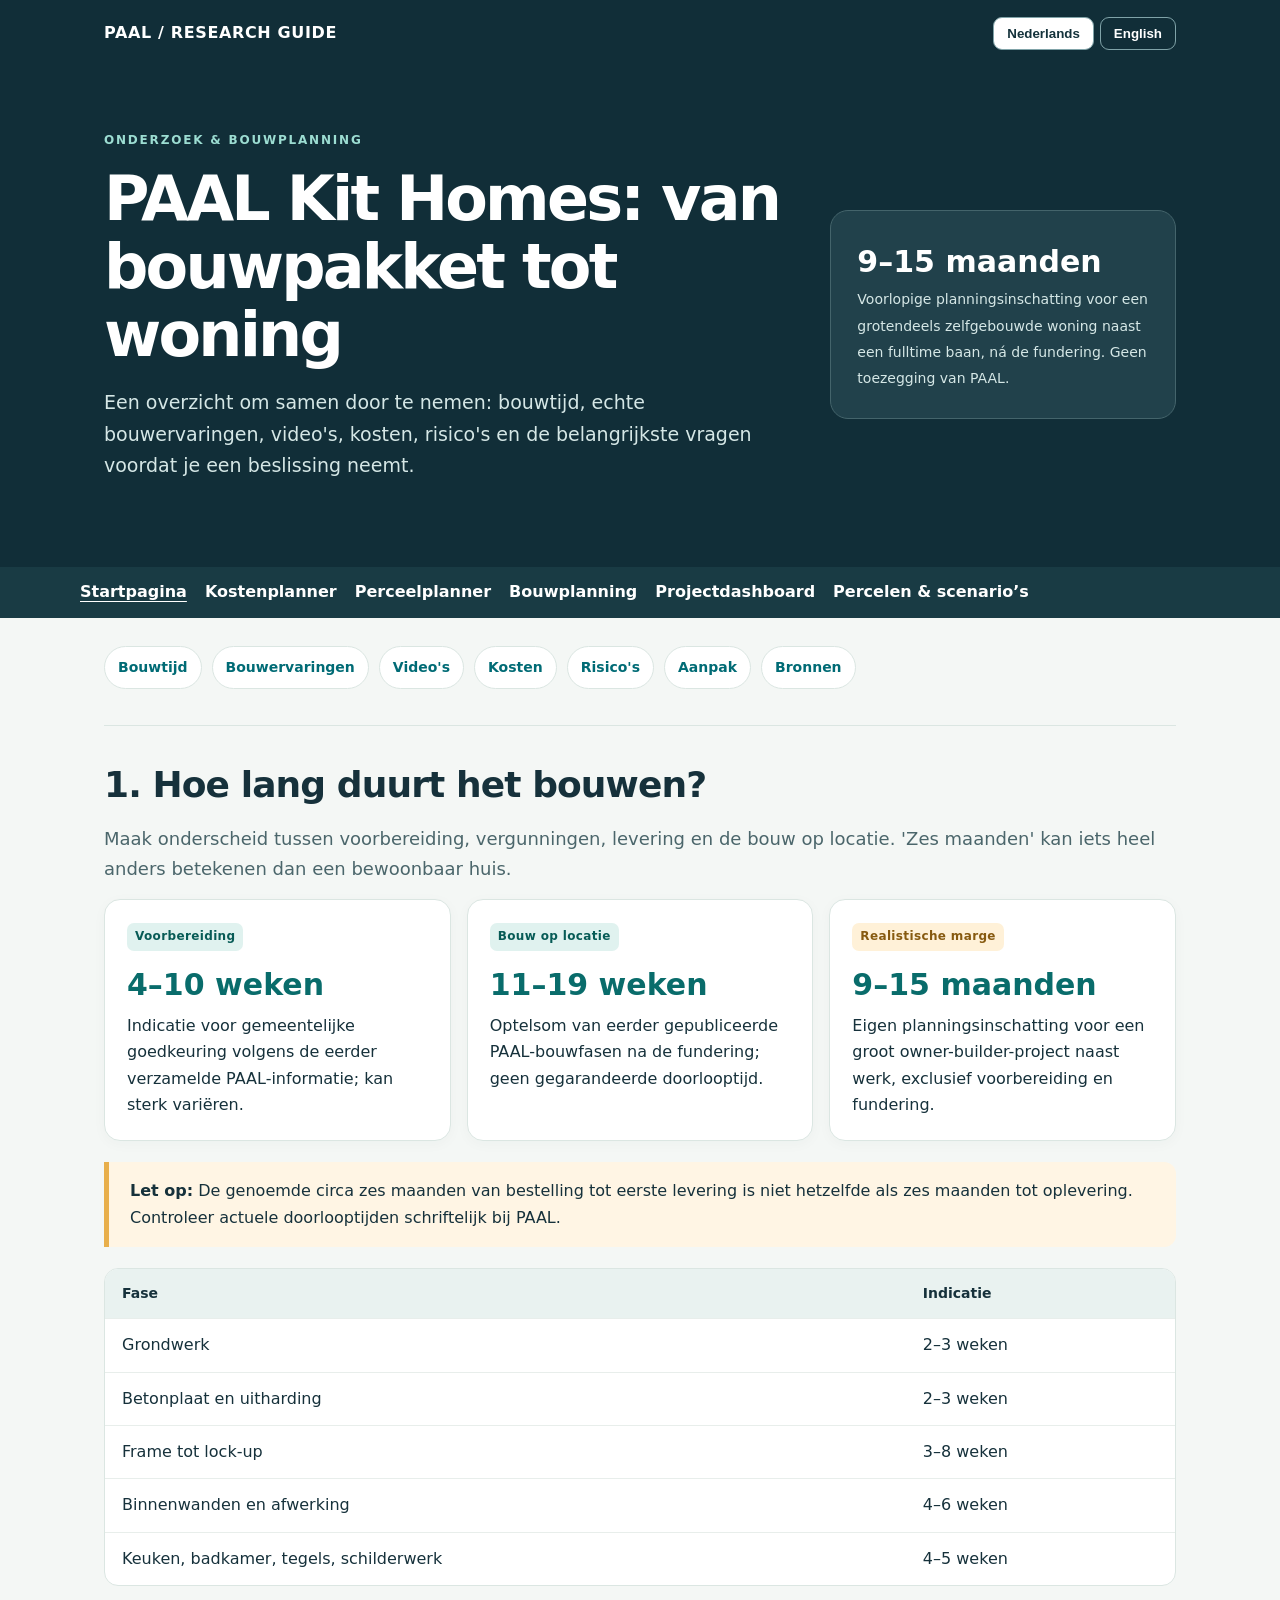
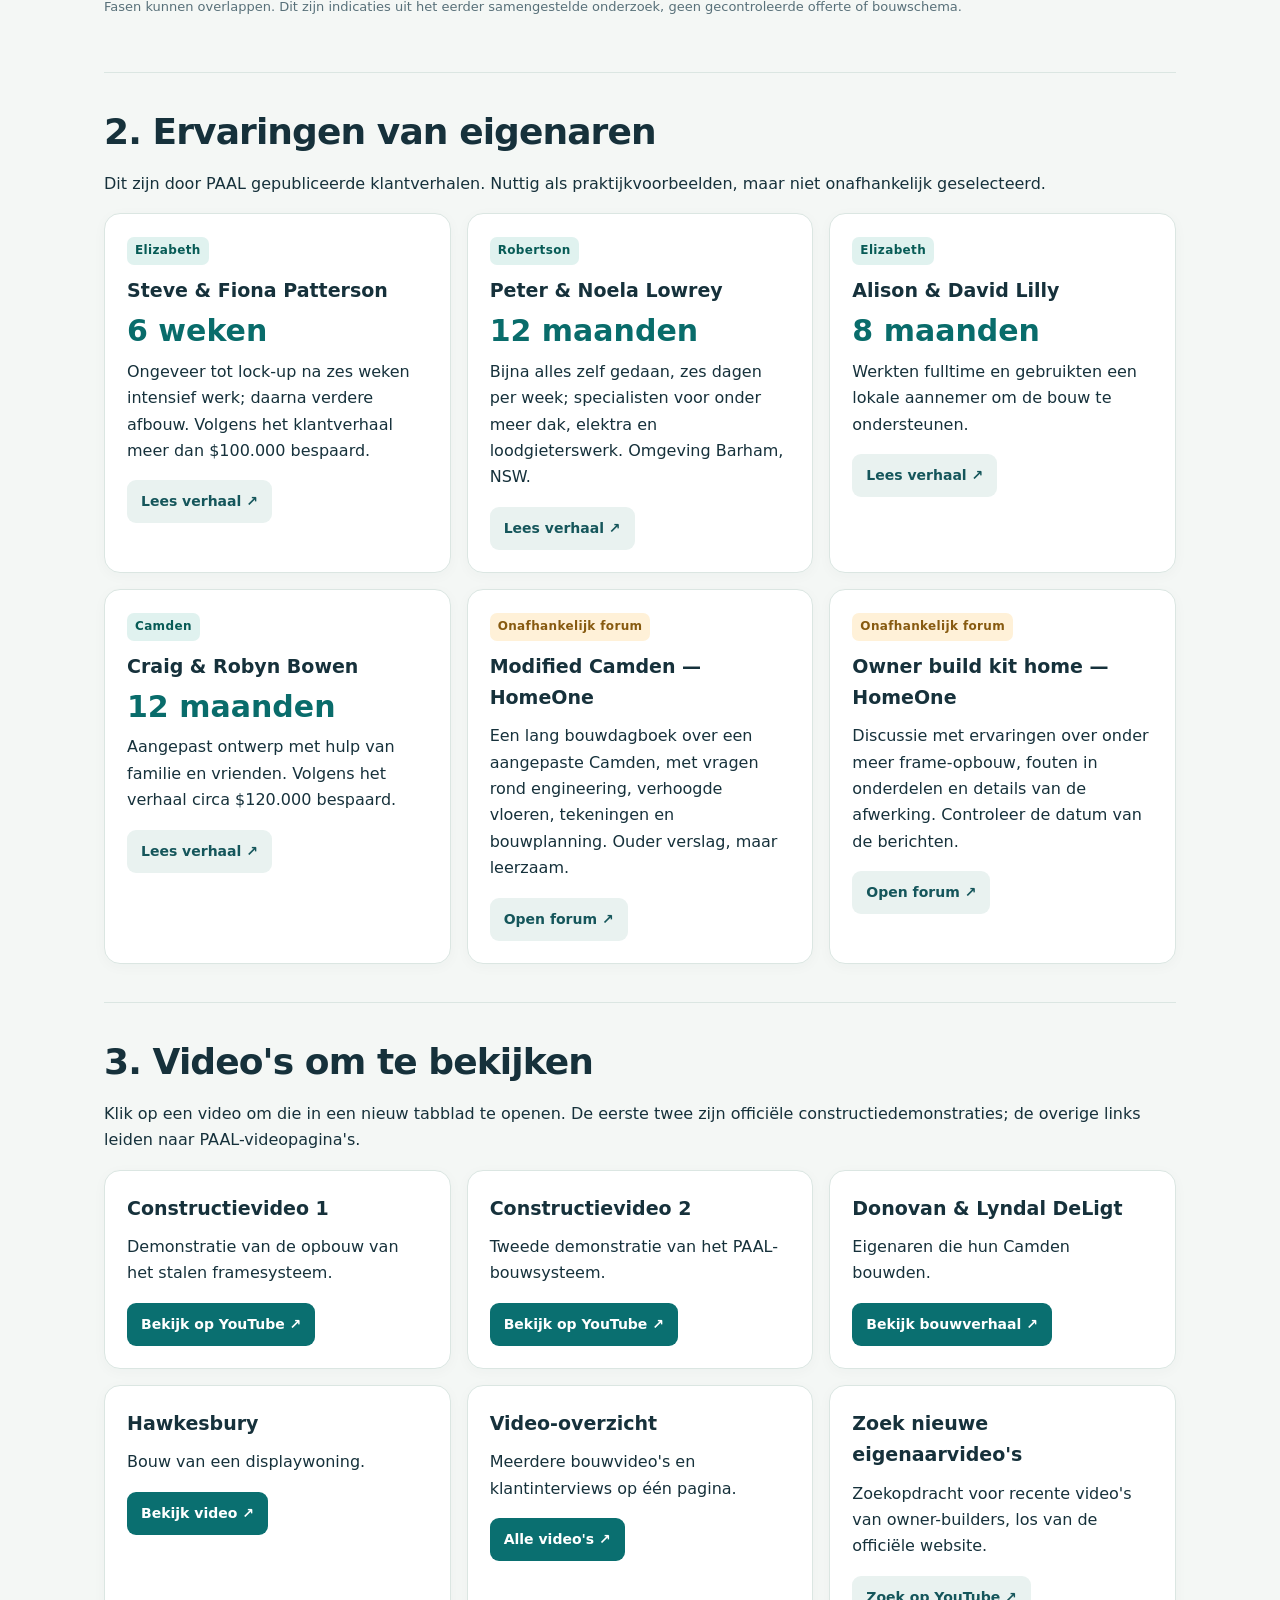
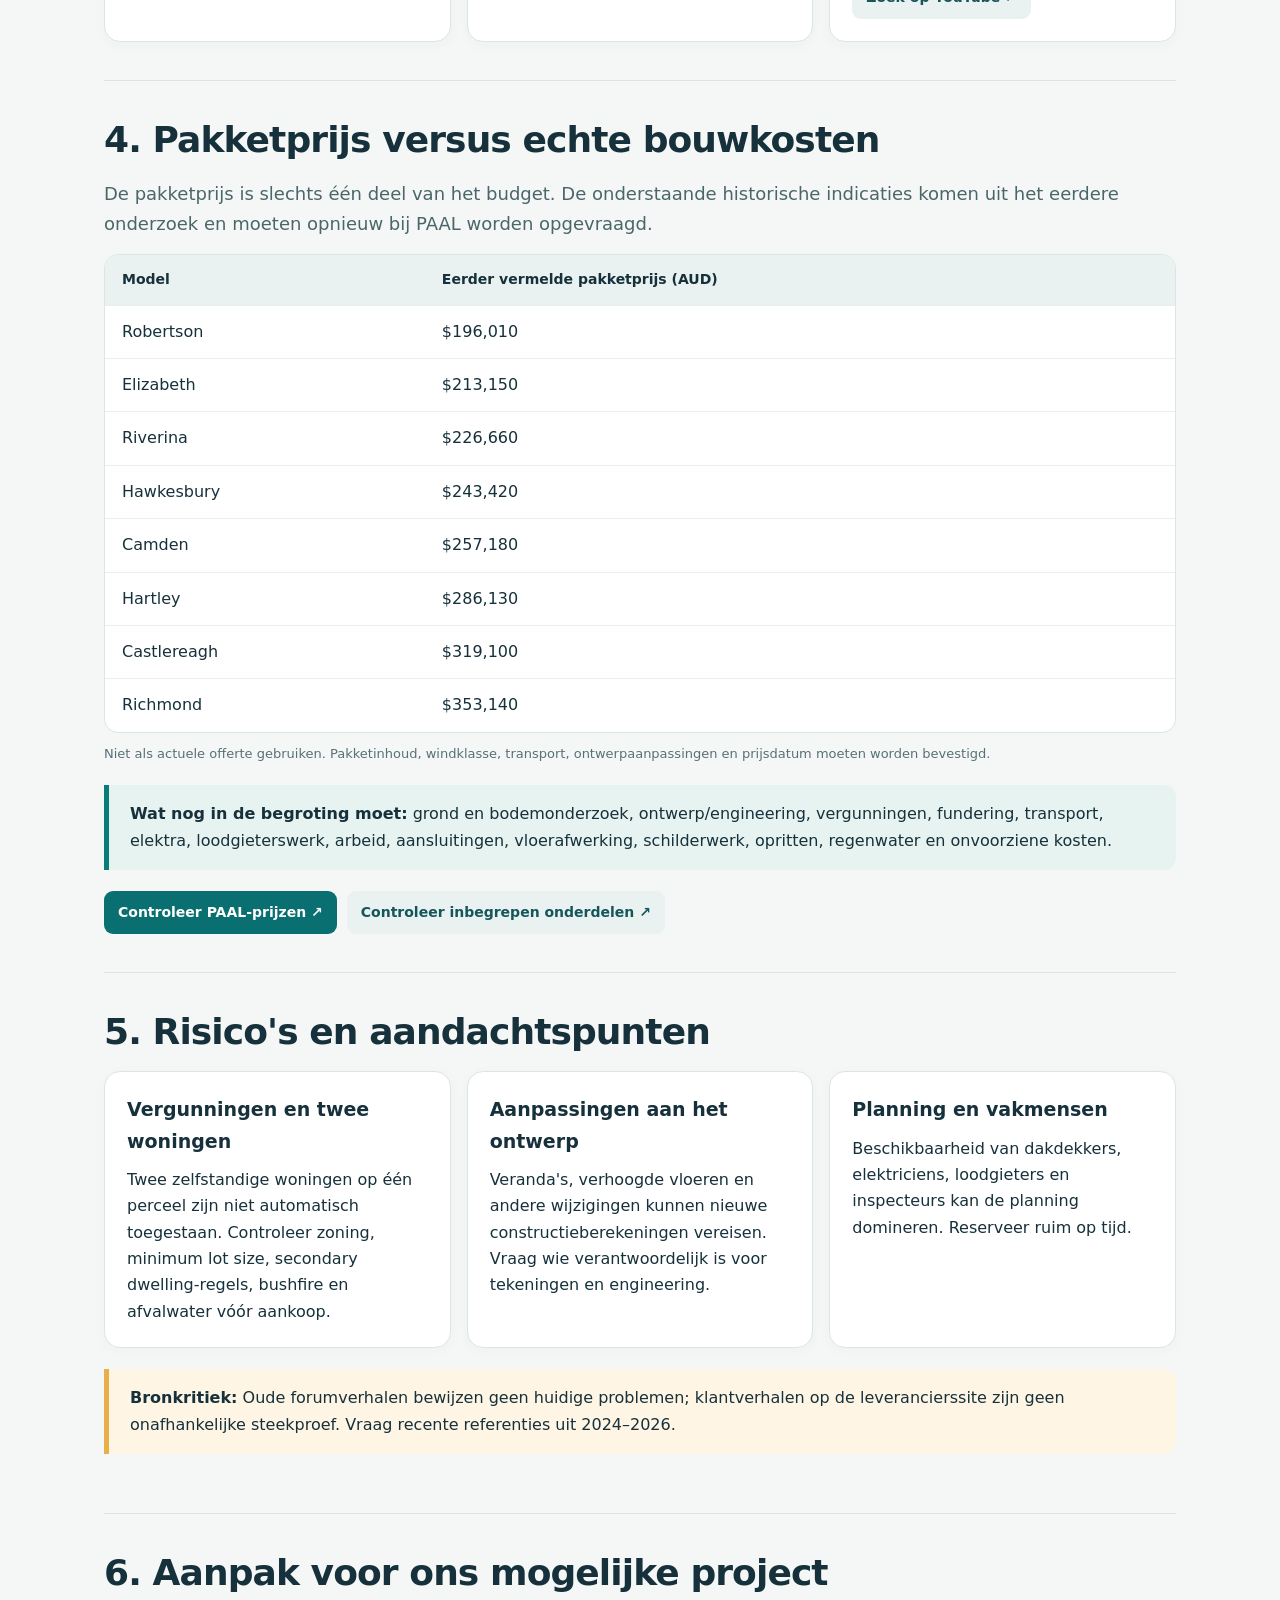
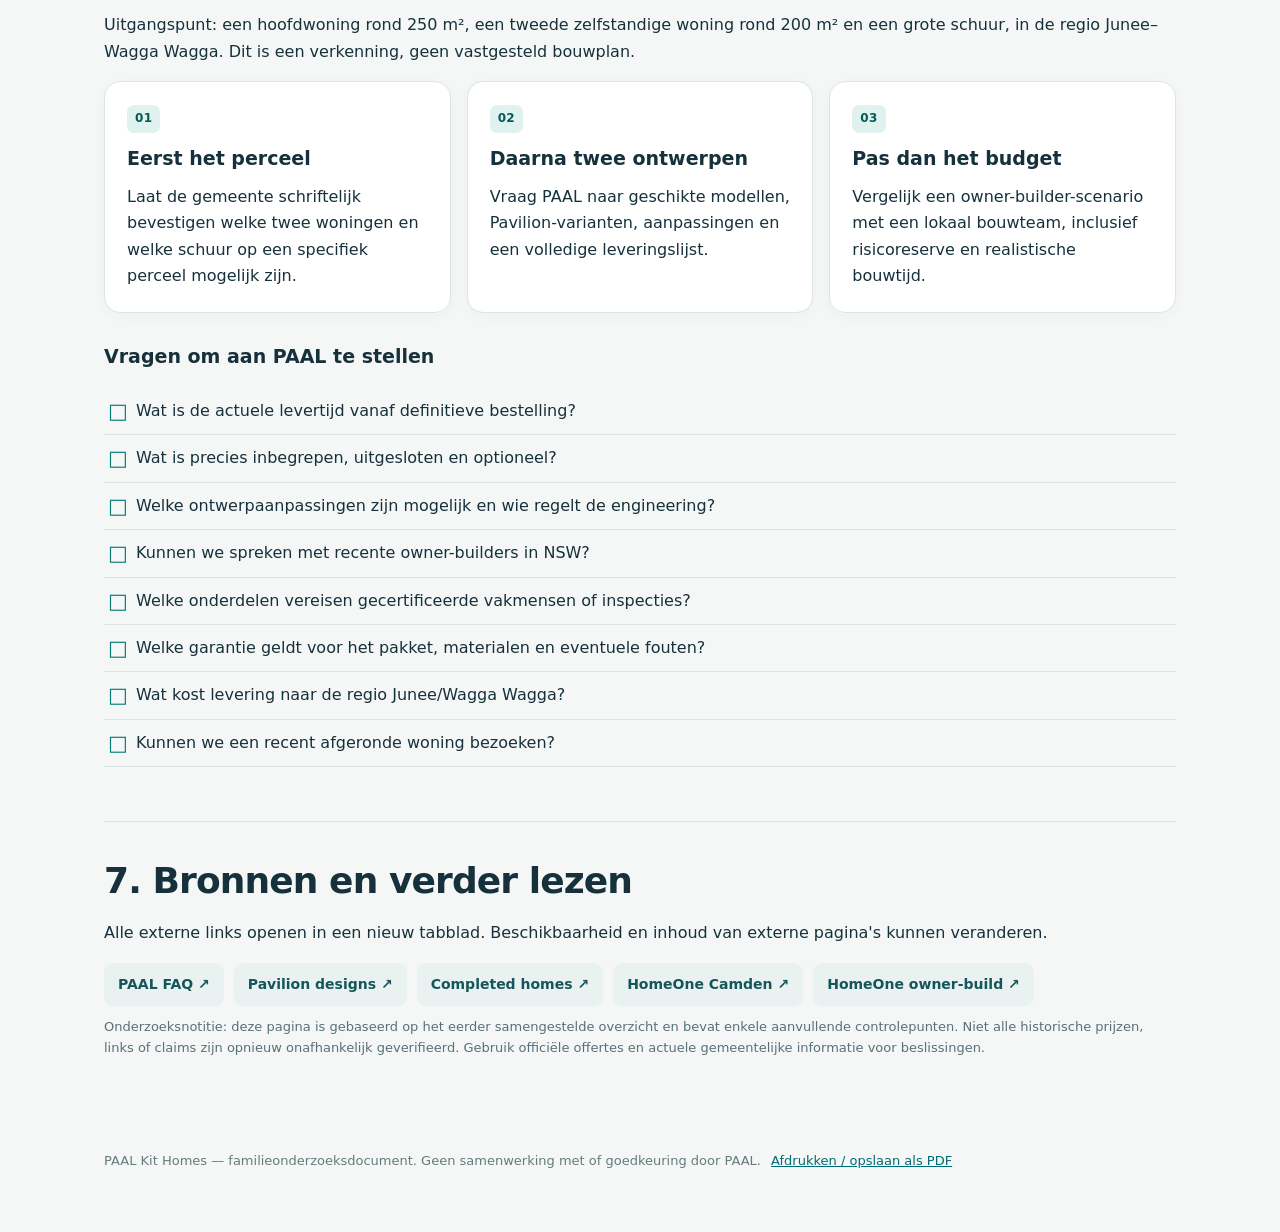
<file: index.html>
<!doctype html>
<html lang="nl"><head><meta charset="utf-8"><meta name="viewport" content="width=device-width,initial-scale=1"><meta name="theme-color" content="#132d36"><title>PAAL Kit Homes | Research Guide</title>
<style>
:root{--ink:#16313b;--muted:#587079;--bg:#f4f7f5;--card:#fff;--accent:#087c78;--line:#dbe6e2;--gold:#e8af4b}*{box-sizing:border-box}html{scroll-behavior:smooth}body{margin:0;font:16px/1.65 system-ui,-apple-system,BlinkMacSystemFont,"Segoe UI",sans-serif;color:var(--ink);background:var(--bg)}a{color:#006b75;text-underline-offset:3px}a:hover{color:#06474c}.top{background:#112e38;color:#fff}.nav{max-width:1120px;margin:auto;padding:17px 24px;display:flex;justify-content:space-between;gap:16px;align-items:center}.brand{font-weight:800;letter-spacing:.04em}.language{display:flex;gap:6px}.language button{border:1px solid #80a3a8;color:white;background:transparent;padding:8px 13px;border-radius:9px;cursor:pointer;font-weight:700}.language button[aria-pressed=true]{background:#fff;color:#14323b}.hero{max-width:1120px;margin:auto;padding:64px 24px 70px;display:grid;grid-template-columns:1.5fr .75fr;gap:35px;align-items:center}.eyebrow{text-transform:uppercase;letter-spacing:.15em;font-size:12px;color:#9cddd2;font-weight:800}.hero h1{font-size:clamp(36px,5vw,62px);line-height:1.1;letter-spacing:-.045em;margin:14px 0 18px}.hero p{font-size:19px;color:#d5e7e6;max-width:650px}.hero-note{border:1px solid #44646b;background:#21414b;border-radius:18px;padding:26px}.hero-note strong{display:block;color:#fff;font-size:30px}.hero-note span{color:#d5e7e6;font-size:14px}.container{max-width:1120px;margin:auto;padding:0 24px}.jump{display:flex;flex-wrap:wrap;gap:10px;margin:28px 0 36px}.jump a{border:1px solid var(--line);background:#fff;padding:9px 13px;border-radius:100px;text-decoration:none;font-size:14px;font-weight:650}.section{padding:25px 0 38px;border-top:1px solid var(--line)}h2{font-size:clamp(26px,3vw,36px);line-height:1.2;letter-spacing:-.025em;margin:12px 0 18px}h3{font-size:19px;margin:0 0 8px}p{margin:10px 0 16px}.lead{font-size:18px;color:#4b666b}.grid{display:grid;grid-template-columns:repeat(3,1fr);gap:16px}.card{background:var(--card);border:1px solid var(--line);border-radius:16px;padding:22px;box-shadow:0 3px 14px #0a343008}.card p:last-child{margin-bottom:0}.tag{display:inline-block;font-size:12px;font-weight:750;letter-spacing:.03em;border-radius:7px;padding:4px 8px;background:#e0f2ef;color:#075b56;margin-bottom:10px}.tag.caution{background:#fff1d8;color:#875a10}.stat{font-size:30px;font-weight:800;line-height:1.15;color:#096c6b;margin:7px 0}.table-wrap{overflow-x:auto;background:white;border:1px solid var(--line);border-radius:14px}table{width:100%;border-collapse:collapse;min-width:580px}th,td{text-align:left;padding:13px 17px;border-bottom:1px solid #e8eeeb;vertical-align:top}th{background:#e9f2f0;font-size:14px}tr:last-child td{border-bottom:0}.callout{border-left:5px solid var(--accent);background:#e7f3f0;border-radius:0 12px 12px 0;padding:16px 21px;margin:21px 0}.callout.warn{border-color:var(--gold);background:#fff5e4}.links{display:flex;gap:10px;flex-wrap:wrap;margin-top:15px}.btn{display:inline-block;text-decoration:none;background:#0a6f70;color:white;border-radius:9px;padding:10px 14px;font-weight:700;font-size:14px}.btn:hover{color:#fff;background:#075455}.btn.secondary{background:#e9f2f0;color:#15565b}.checklist{list-style:none;padding:0}.checklist li{padding:10px 0 10px 32px;border-bottom:1px solid var(--line);position:relative}.checklist li:before{content:"□";position:absolute;left:4px;color:#087c78;font-size:21px;top:6px}.footer{padding:36px 0 60px;color:#657b7c;font-size:13px}.small{font-size:13px;color:var(--muted)}.lang{display:none}.lang.active{display:contents}@media(max-width:760px){.hero{grid-template-columns:1fr;padding:40px 24px}.grid{grid-template-columns:1fr}.nav{padding:13px 18px}.hero-note{max-width:450px}}@media print{.top{background:#fff;color:#000}.hero p,.hero-note span{color:#333}.jump,.language{display:none}.section{break-inside:avoid}.card{box-shadow:none}.btn{color:#000;background:#fff;border:1px solid #aaa}}
#paal-main-navigation{display:flex;flex-wrap:wrap;gap:8px 18px;padding:12px max(24px,calc((100vw - 1120px)/2));background:#193b44}#paal-main-navigation a{color:white;font-weight:600;text-decoration:none}#paal-main-navigation a:hover,#paal-main-navigation a[aria-current="page"]{text-decoration:underline;text-underline-offset:4px}@media print{#paal-main-navigation{display:none}}
</style></head><body>
<div class="top"><div class="nav"><div class="brand">PAAL / RESEARCH GUIDE</div><div class="language" role="group" aria-label="Language"><button id="nl" type="button" aria-pressed="true">Nederlands</button><button id="en" type="button" aria-pressed="false">English</button></div></div><div class="hero"><div><div class="eyebrow"><span data-nl="Onderzoek & bouwplanning" data-en="Research & build planning"></span></div><h1 data-nl="PAAL Kit Homes: van bouwpakket tot woning" data-en="PAAL Kit Homes: from kit to completed home"></h1><p data-nl="Een overzicht om samen door te nemen: bouwtijd, echte bouwervaringen, video's, kosten, risico's en de belangrijkste vragen voordat je een beslissing neemt." data-en="A guide to review together: construction timelines, real owner experiences, videos, costs, risks and the key questions to ask before making a decision."></p></div><aside class="hero-note"><strong data-nl="9–15 maanden" data-en="9–15 months"></strong><span data-nl="Voorlopige planningsinschatting voor een grotendeels zelfgebouwde woning naast een fulltime baan, ná de fundering. Geen toezegging van PAAL." data-en="Indicative planning estimate for a mostly owner-built home alongside full-time work, AFTER foundations. Not a PAAL commitment."></span></aside></div></div>
<main class="container">
<nav class="jump" aria-label="Contents"><a href="#timeline" data-nl="Bouwtijd" data-en="Timeline"></a><a href="#owners" data-nl="Bouwervaringen" data-en="Owner stories"></a><a href="#videos" data-nl="Video's" data-en="Videos"></a><a href="#costs" data-nl="Kosten" data-en="Costs"></a><a href="#risks" data-nl="Risico's" data-en="Risks"></a><a href="#plan" data-nl="Aanpak" data-en="Approach"></a><a href="#sources" data-nl="Bronnen" data-en="Sources"></a> </nav>
<section class="section" id="timeline"><h2 data-nl="1. Hoe lang duurt het bouwen?" data-en="1. How long does construction take?"></h2><p class="lead" data-nl="Maak onderscheid tussen voorbereiding, vergunningen, levering en de bouw op locatie. 'Zes maanden' kan iets heel anders betekenen dan een bewoonbaar huis." data-en="Separate design, approvals, delivery and on-site construction. 'Six months' may mean something very different from a move-in-ready home."></p><div class="grid"><article class="card"><span class="tag" data-nl="Voorbereiding" data-en="Preparation"></span><div class="stat">4–10 <span data-nl="weken" data-en="weeks"></span></div><p data-nl="Indicatie voor gemeentelijke goedkeuring volgens de eerder verzamelde PAAL-informatie; kan sterk variëren." data-en="Indicative council approval window from previously gathered PAAL information; can vary substantially."></p></article><article class="card"><span class="tag" data-nl="Bouw op locatie" data-en="On-site build"></span><div class="stat">11–19 <span data-nl="weken" data-en="weeks"></span></div><p data-nl="Optelsom van eerder gepubliceerde PAAL-bouwfasen na de fundering; geen gegarandeerde doorlooptijd." data-en="Sum of previously published PAAL build phases after foundations; not a guaranteed completion period."></p></article><article class="card"><span class="tag caution" data-nl="Realistische marge" data-en="Realistic allowance"></span><div class="stat">9–15 <span data-nl="maanden" data-en="months"></span></div><p data-nl="Eigen planningsinschatting voor een groot owner-builder-project naast werk, exclusief voorbereiding en fundering." data-en="Independent planning allowance for a large owner-builder project alongside employment, excluding approvals and foundations."></p></article></div><div class="callout warn"><strong data-nl="Let op:" data-en="Important:"></strong> <span data-nl="De genoemde circa zes maanden van bestelling tot eerste levering is niet hetzelfde als zes maanden tot oplevering. Controleer actuele doorlooptijden schriftelijk bij PAAL." data-en="The previously cited roughly six months from order to initial kit delivery is NOT six months to completion. Confirm current lead times with PAAL in writing."></span></div><div class="table-wrap"><table><thead><tr><th data-nl="Fase" data-en="Stage"></th><th data-nl="Indicatie" data-en="Indicative duration"></th></tr></thead><tbody><tr><td data-nl="Grondwerk" data-en="Site preparation"></td><td>2–3 <span data-nl="weken" data-en="weeks"></span></td></tr><tr><td data-nl="Betonplaat en uitharding" data-en="Slab and curing"></td><td>2–3 <span data-nl="weken" data-en="weeks"></span></td></tr><tr><td data-nl="Frame tot lock-up" data-en="Frame to lock-up"></td><td>3–8 <span data-nl="weken" data-en="weeks"></span></td></tr><tr><td data-nl="Binnenwanden en afwerking" data-en="Internal linings and fit-out"></td><td>4–6 <span data-nl="weken" data-en="weeks"></span></td></tr><tr><td data-nl="Keuken, badkamer, tegels, schilderwerk" data-en="Kitchen, bathroom, tiling and painting"></td><td>4–5 <span data-nl="weken" data-en="weeks"></span></td></tr></tbody></table></div><p class="small" data-nl="Fasen kunnen overlappen. Dit zijn indicaties uit het eerder samengestelde onderzoek, geen gecontroleerde offerte of bouwschema." data-en="Stages may overlap. These are indicative figures from the earlier research summary, not a verified quote or construction schedule."></p></section>
<section class="section" id="owners"><h2 data-nl="2. Ervaringen van eigenaren" data-en="2. Owner-builder experiences"></h2><p data-nl="Dit zijn door PAAL gepubliceerde klantverhalen. Nuttig als praktijkvoorbeelden, maar niet onafhankelijk geselecteerd." data-en="These customer stories were published by PAAL. Useful examples, but not independently selected."></p><div class="grid"><article class="card"><span class="tag">Elizabeth</span><h3>Steve & Fiona Patterson</h3><div class="stat">6 <span data-nl="weken" data-en="weeks"></span></div><p data-nl="Ongeveer tot lock-up na zes weken intensief werk; daarna verdere afbouw. Volgens het klantverhaal meer dan $100.000 bespaard." data-en="Approximately reached lock-up after six weeks of intensive work; finishing continued afterwards. Owner story claims savings above $100,000."></p><div class="links"><a class="btn secondary" href="https://www.paalkithomes.com.au/testimonial-pages/patterson.php" target="_blank" rel="noopener" data-nl="Lees verhaal ↗" data-en="Read story ↗"></a></div></article><article class="card"><span class="tag">Robertson</span><h3>Peter & Noela Lowrey</h3><div class="stat">12 <span data-nl="maanden" data-en="months"></span></div><p data-nl="Bijna alles zelf gedaan, zes dagen per week; specialisten voor onder meer dak, elektra en loodgieterswerk. Omgeving Barham, NSW." data-en="Mostly DIY, six days a week; specialists for roofing, electrical and plumbing. Near Barham, NSW."></p><div class="links"><a class="btn secondary" href="https://www.paalkithomes.com.au/testimonial-pages/pete-and-noela-lowrey.php" target="_blank" rel="noopener" data-nl="Lees verhaal ↗" data-en="Read story ↗"></a></div></article><article class="card"><span class="tag">Elizabeth</span><h3>Alison & David Lilly</h3><div class="stat">8 <span data-nl="maanden" data-en="months"></span></div><p data-nl="Werkten fulltime en gebruikten een lokale aannemer om de bouw te ondersteunen." data-en="Both worked full-time and engaged a local builder to help with construction."></p><div class="links"><a class="btn secondary" href="https://www.paalkithomes.com.au/testimonial-pages/lilly-glenorie.php" target="_blank" rel="noopener" data-nl="Lees verhaal ↗" data-en="Read story ↗"></a></div></article><article class="card"><span class="tag">Camden</span><h3>Craig & Robyn Bowen</h3><div class="stat">12 <span data-nl="maanden" data-en="months"></span></div><p data-nl="Aangepast ontwerp met hulp van familie en vrienden. Volgens het verhaal circa $120.000 bespaard." data-en="Modified design with help from family and friends. Story claims approximately $120,000 in savings."></p><div class="links"><a class="btn secondary" href="https://www.paalkithomes.com.au/testimonial-pages/bowen-family.php" target="_blank" rel="noopener" data-nl="Lees verhaal ↗" data-en="Read story ↗"></a></div></article><article class="card"><span class="tag caution" data-nl="Onafhankelijk forum" data-en="Independent forum"></span><h3>Modified Camden — HomeOne</h3><p data-nl="Een lang bouwdagboek over een aangepaste Camden, met vragen rond engineering, verhoogde vloeren, tekeningen en bouwplanning. Ouder verslag, maar leerzaam." data-en="A long build diary covering a modified Camden, engineering, raised floors, drawings and project planning. Older material, but instructive."></p><div class="links"><a class="btn secondary" href="https://forum.homeone.com.au/viewtopic.php?f=38&t=34648" target="_blank" rel="noopener" data-nl="Open forum ↗" data-en="Open forum ↗"></a></div></article><article class="card"><span class="tag caution" data-nl="Onafhankelijk forum" data-en="Independent forum"></span><h3>Owner build kit home — HomeOne</h3><p data-nl="Discussie met ervaringen over onder meer frame-opbouw, fouten in onderdelen en details van de afwerking. Controleer de datum van de berichten." data-en="Discussion of frame erection, kit-component issues and finishing details. Check the dates of individual posts."></p><div class="links"><a class="btn secondary" href="https://forum.homeone.com.au/viewtopic.php?f=38&t=53574" target="_blank" rel="noopener" data-nl="Open forum ↗" data-en="Open forum ↗"></a></div></article></div></section>
<section class="section" id="videos"><h2 data-nl="3. Video's om te bekijken" data-en="3. Videos worth watching"></h2><p data-nl="Klik op een video om die in een nieuw tabblad te openen. De eerste twee zijn officiële constructiedemonstraties; de overige links leiden naar PAAL-videopagina's." data-en="Open each video in a new tab. The first two are official construction demonstrations; the other links lead to PAAL video pages."></p><div class="grid"><article class="card"><h3 data-nl="Constructievideo 1" data-en="Construction video 1"></h3><p data-nl="Demonstratie van de opbouw van het stalen framesysteem." data-en="Demonstration of the steel-frame assembly process."></p><a class="btn" href="https://www.youtube.com/watch?v=qHJHJWfPE0Q" target="_blank" rel="noopener" data-nl="Bekijk op YouTube ↗" data-en="Watch on YouTube ↗"></a></article><article class="card"><h3 data-nl="Constructievideo 2" data-en="Construction video 2"></h3><p data-nl="Tweede demonstratie van het PAAL-bouwsysteem." data-en="A second demonstration of the PAAL building system."></p><a class="btn" href="https://www.youtube.com/watch?v=G8zOZgBZOZg" target="_blank" rel="noopener" data-nl="Bekijk op YouTube ↗" data-en="Watch on YouTube ↗"></a></article><article class="card"><h3>Donovan & Lyndal DeLigt</h3><p data-nl="Eigenaren die hun Camden bouwden." data-en="Owners building their Camden home."></p><a class="btn" href="https://www.paalkithomes.com.au/video/kit-home-owner-builder.php" target="_blank" rel="noopener" data-nl="Bekijk bouwverhaal ↗" data-en="Watch build story ↗"></a></article><article class="card"><h3>Hawkesbury</h3><p data-nl="Bouw van een displaywoning." data-en="Construction of a display home."></p><a class="btn" href="https://www.paalkithomes.com.au/video/easy-to-build-kit-homes.php" target="_blank" rel="noopener" data-nl="Bekijk video ↗" data-en="Watch video ↗"></a></article><article class="card"><h3 data-nl="Video-overzicht" data-en="Video collection"></h3><p data-nl="Meerdere bouwvideo's en klantinterviews op één pagina." data-en="More construction videos and customer interviews in one place."></p><a class="btn" href="https://www.paalkithomes.com.au/video/videos-construction-design.php" target="_blank" rel="noopener" data-nl="Alle video's ↗" data-en="All videos ↗"></a></article><article class="card"><h3 data-nl="Zoek nieuwe eigenaarvideo's" data-en="Find newer owner videos"></h3><p data-nl="Zoekopdracht voor recente video's van owner-builders, los van de officiële website." data-en="Search for newer owner-builder videos beyond the official site."></p><a class="btn secondary" href="https://www.youtube.com/results?search_query=PAAL+kit+homes+owner+builder" target="_blank" rel="noopener" data-nl="Zoek op YouTube ↗" data-en="Search YouTube ↗"></a></article></div></section>
<section class="section" id="costs"><h2 data-nl="4. Pakketprijs versus echte bouwkosten" data-en="4. Kit price versus total build cost"></h2><p class="lead" data-nl="De pakketprijs is slechts één deel van het budget. De onderstaande historische indicaties komen uit het eerdere onderzoek en moeten opnieuw bij PAAL worden opgevraagd." data-en="The kit price is only one part of the budget. The indicative figures below came from earlier research and must be reconfirmed with PAAL."></p><div class="table-wrap"><table><thead><tr><th data-nl="Model" data-en="Model"></th><th data-nl="Eerder vermelde pakketprijs (AUD)" data-en="Previously quoted kit price (AUD)"></th></tr></thead><tbody><tr><td>Robertson</td><td>$196,010</td></tr><tr><td>Elizabeth</td><td>$213,150</td></tr><tr><td>Riverina</td><td>$226,660</td></tr><tr><td>Hawkesbury</td><td>$243,420</td></tr><tr><td>Camden</td><td>$257,180</td></tr><tr><td>Hartley</td><td>$286,130</td></tr><tr><td>Castlereagh</td><td>$319,100</td></tr><tr><td>Richmond</td><td>$353,140</td></tr></tbody></table></div><p class="small" data-nl="Niet als actuele offerte gebruiken. Pakketinhoud, windklasse, transport, ontwerpaanpassingen en prijsdatum moeten worden bevestigd." data-en="Not a current quote. Confirm inclusions, wind classification, freight, modifications and quote date."></p><div class="callout"><strong data-nl="Wat nog in de begroting moet:" data-en="Also allow for:"></strong> <span data-nl="grond en bodemonderzoek, ontwerp/engineering, vergunningen, fundering, transport, elektra, loodgieterswerk, arbeid, aansluitingen, vloerafwerking, schilderwerk, opritten, regenwater en onvoorziene kosten." data-en="land and geotechnical investigation, design/engineering, approvals, foundations, freight, electrical, plumbing, labour, utilities, flooring, painting, driveway, stormwater and contingency."></span></div><div class="links"><a class="btn" href="https://www.paalkithomes.com.au/about/kit-homes-prices.php" target="_blank" rel="noopener" data-nl="Controleer PAAL-prijzen ↗" data-en="Check PAAL prices ↗"></a><a class="btn secondary" href="https://www.paalkithomes.com.au/about/kit-homes-inclusions.php" target="_blank" rel="noopener" data-nl="Controleer inbegrepen onderdelen ↗" data-en="Check kit inclusions ↗"></a></div></section>
<section class="section" id="risks"><h2 data-nl="5. Risico's en aandachtspunten" data-en="5. Risks and watch-outs"></h2><div class="grid"><article class="card"><h3 data-nl="Vergunningen en twee woningen" data-en="Approvals and two dwellings"></h3><p data-nl="Twee zelfstandige woningen op één perceel zijn niet automatisch toegestaan. Controleer zoning, minimum lot size, secondary dwelling-regels, bushfire en afvalwater vóór aankoop." data-en="Two independent dwellings on one lot are not automatically permitted. Check zoning, minimum lot size, secondary-dwelling rules, bushfire requirements and wastewater before buying."></p></article><article class="card"><h3 data-nl="Aanpassingen aan het ontwerp" data-en="Design modifications"></h3><p data-nl="Veranda's, verhoogde vloeren en andere wijzigingen kunnen nieuwe constructieberekeningen vereisen. Vraag wie verantwoordelijk is voor tekeningen en engineering." data-en="Verandahs, raised floors and other changes can require revised structural engineering. Confirm who owns drawings and engineering responsibility."></p></article><article class="card"><h3 data-nl="Planning en vakmensen" data-en="Scheduling and trades"></h3><p data-nl="Beschikbaarheid van dakdekkers, elektriciens, loodgieters en inspecteurs kan de planning domineren. Reserveer ruim op tijd." data-en="Availability of roofers, electricians, plumbers and inspectors can control the critical path. Book well ahead."></p></article></div><div class="callout warn"><strong data-nl="Bronkritiek:" data-en="Source caution:"></strong> <span data-nl="Oude forumverhalen bewijzen geen huidige problemen; klantverhalen op de leverancierssite zijn geen onafhankelijke steekproef. Vraag recente referenties uit 2024–2026." data-en="Old forum reports do not establish current defects; supplier-selected testimonials are not an independent sample. Request recent 2024–2026 references."></span></div></section>
<section class="section" id="plan"><h2 data-nl="6. Aanpak voor ons mogelijke project" data-en="6. Approach for our potential project"></h2><p data-nl="Uitgangspunt: een hoofdwoning rond 250 m², een tweede zelfstandige woning rond 200 m² en een grote schuur, in de regio Junee–Wagga Wagga. Dit is een verkenning, geen vastgesteld bouwplan." data-en="Working concept: a main home around 250 m², a second independent home around 200 m² and a large shed, in the Junee–Wagga Wagga area. This is exploratory, not an approved build plan."></p><div class="grid"><article class="card"><span class="tag">01</span><h3 data-nl="Eerst het perceel" data-en="Land first"></h3><p data-nl="Laat de gemeente schriftelijk bevestigen welke twee woningen en welke schuur op een specifiek perceel mogelijk zijn." data-en="Obtain written council advice on whether the specific lot can support two dwellings and a large shed."></p></article><article class="card"><span class="tag">02</span><h3 data-nl="Daarna twee ontwerpen" data-en="Then two designs"></h3><p data-nl="Vraag PAAL naar geschikte modellen, Pavilion-varianten, aanpassingen en een volledige leveringslijst." data-en="Ask PAAL for suitable models, Pavilion options, modifications and a complete inclusions schedule."></p></article><article class="card"><span class="tag">03</span><h3 data-nl="Pas dan het budget" data-en="Only then the budget"></h3><p data-nl="Vergelijk een owner-builder-scenario met een lokaal bouwteam, inclusief risicoreserve en realistische bouwtijd." data-en="Compare an owner-builder scenario with a local building crew, including contingency and realistic timelines."></p></article></div><h3 style="margin-top:28px" data-nl="Vragen om aan PAAL te stellen" data-en="Questions to ask PAAL"></h3><ul class="checklist"><li data-nl="Wat is de actuele levertijd vanaf definitieve bestelling?" data-en="What is the current lead time from final order?"></li><li data-nl="Wat is precies inbegrepen, uitgesloten en optioneel?" data-en="Exactly what is included, excluded and optional?"></li><li data-nl="Welke ontwerpaanpassingen zijn mogelijk en wie regelt de engineering?" data-en="Which design changes are possible and who handles engineering?"></li><li data-nl="Kunnen we spreken met recente owner-builders in NSW?" data-en="Can we speak with recent owner-builders in NSW?"></li><li data-nl="Welke onderdelen vereisen gecertificeerde vakmensen of inspecties?" data-en="Which elements require licensed trades or inspections?"></li><li data-nl="Welke garantie geldt voor het pakket, materialen en eventuele fouten?" data-en="What warranties apply to the kit, materials and errors?"></li><li data-nl="Wat kost levering naar de regio Junee/Wagga Wagga?" data-en="What does delivery to Junee/Wagga Wagga cost?"></li><li data-nl="Kunnen we een recent afgeronde woning bezoeken?" data-en="Can we visit a recently completed home?"></li></ul></section>
<section class="section" id="sources"><h2 data-nl="7. Bronnen en verder lezen" data-en="7. Sources and further reading"></h2><p data-nl="Alle externe links openen in een nieuw tabblad. Beschikbaarheid en inhoud van externe pagina's kunnen veranderen." data-en="External links open in a new tab. Third-party page availability and content may change."></p><div class="links"><a class="btn secondary" href="https://www.paalkithomes.com.au/faq/" target="_blank" rel="noopener">PAAL FAQ ↗</a><a class="btn secondary" href="https://www.paalkithomes.com.au/kit-homes/pavilion-designs.php" target="_blank" rel="noopener">Pavilion designs ↗</a><a class="btn secondary" href="https://www.paalkithomes.com.au/kit-homes/completed-kit-homes.php" target="_blank" rel="noopener">Completed homes ↗</a><a class="btn secondary" href="https://forum.homeone.com.au/viewtopic.php?f=38&t=34648" target="_blank" rel="noopener">HomeOne Camden ↗</a><a class="btn secondary" href="https://forum.homeone.com.au/viewtopic.php?f=38&t=53574" target="_blank" rel="noopener">HomeOne owner-build ↗</a></div><p class="small" data-nl="Onderzoeksnotitie: deze pagina is gebaseerd op het eerder samengestelde overzicht en bevat enkele aanvullende controlepunten. Niet alle historische prijzen, links of claims zijn opnieuw onafhankelijk geverifieerd. Gebruik officiële offertes en actuele gemeentelijke informatie voor beslissingen." data-en="Research note: this page is based on an earlier research summary with additional due-diligence points. Not all historic prices, links or claims have been independently reverified. Use formal quotes and current council advice for decisions."></p></section>
<footer class="footer"><span data-nl="PAAL Kit Homes — familieonderzoeksdocument. Geen samenwerking met of goedkeuring door PAAL. " data-en="PAAL Kit Homes — family research guide. Not affiliated with or endorsed by PAAL. "></span><button type="button" onclick="window.print()" style="cursor:pointer;border:0;background:transparent;color:#006b75;text-decoration:underline;font:inherit" data-nl="Afdrukken / opslaan als PDF" data-en="Print / save as PDF"></button></footer>
</main><script>
(function(){const buttons={nl:document.getElementById('nl'),en:document.getElementById('en')};function setLang(lang){document.documentElement.lang=lang;document.title='PAAL — '+(lang==='nl'?'Startpagina':'Home');document.querySelectorAll('[data-nl][data-en]').forEach(el=>{el.textContent=el.dataset[lang]});Object.keys(buttons).forEach(key=>buttons[key].setAttribute('aria-pressed',String(key===lang)));try{localStorage.setItem('paal-lang',lang);localStorage.setItem('paal-v2-lang',lang)}catch(e){}}Object.keys(buttons).forEach(lang=>buttons[lang].addEventListener('click',()=>setLang(lang)));let saved='nl';try{saved=localStorage.getItem('paal-v2-lang')||localStorage.getItem('paal-lang')||'nl'}catch(e){}setLang(saved==='en'?'en':'nl')})();
</script><script src="assets/navigation.js"></script></body></html>
</file>
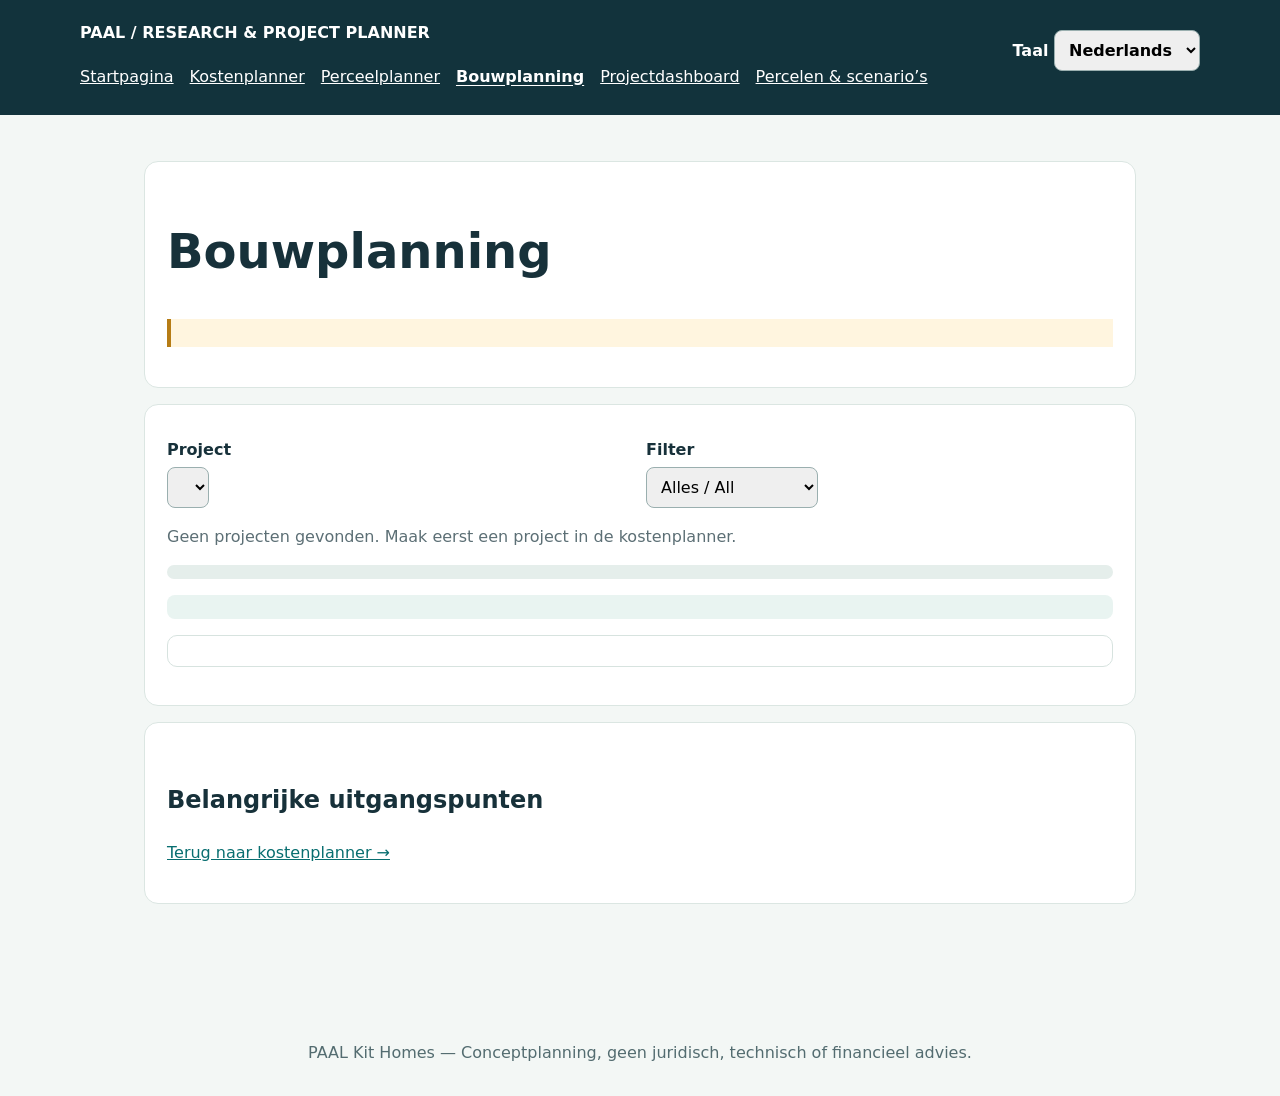
<file: bouwplanning.html>
<!doctype html><html lang="nl"><head><meta charset="utf-8"><meta name="viewport" content="width=device-width,initial-scale=1"><title>PAAL — Bouwplanning</title><link rel="stylesheet" href="assets/style.css"><link rel="stylesheet" href="assets/build-plan.css"></head><body><header><strong>PAAL / RESEARCH & PROJECT PLANNER</strong><label class="lang"><span data-ui-key="languageLabel">Taal</span> <select id="language"><option value="nl">Nederlands</option><option value="en">English</option></select></label><nav aria-label="Main navigation"></nav></header><main><section><h1 id="title">Bouwplanning</h1><p id="intro"></p><div class="notice" id="disclaimer"></div></section><section><div class="fields"><div><label id="projectLabel" for="project">Project</label><select id="project"></select></div><div><label id="phaseFilterLabel" for="filter">Filter</label><select id="filter"><option value="all">Alles / All</option><option value="open">Open</option><option value="done">Afgerond / Done</option></select></div></div><p id="saved" class="muted" role="status" aria-live="polite"></p><div class="progress"><div id="progressBar"></div></div><p id="progressText"></p><p id="phaseSummary" class="phase-summary" aria-live="polite"></p><div id="actionOverview" class="action-overview"></div><div id="milestones"></div></section><section><h2 id="notesTitle">Belangrijke uitgangspunten</h2><div id="notes"></div><p><a href="project-planner.html" id="back">Terug naar kostenplanner →</a></p></section></main><footer data-ui-key="buildFooter">PAAL Kit Homes — Conceptplanning, geen juridisch, technisch of financieel advies.</footer><script src="assets/storage-guard.js"></script><script src="assets/build-plan.js"></script><script src="assets/navigation.js"></script><script src="assets/ui-language.js"></script></body></html>
</file>
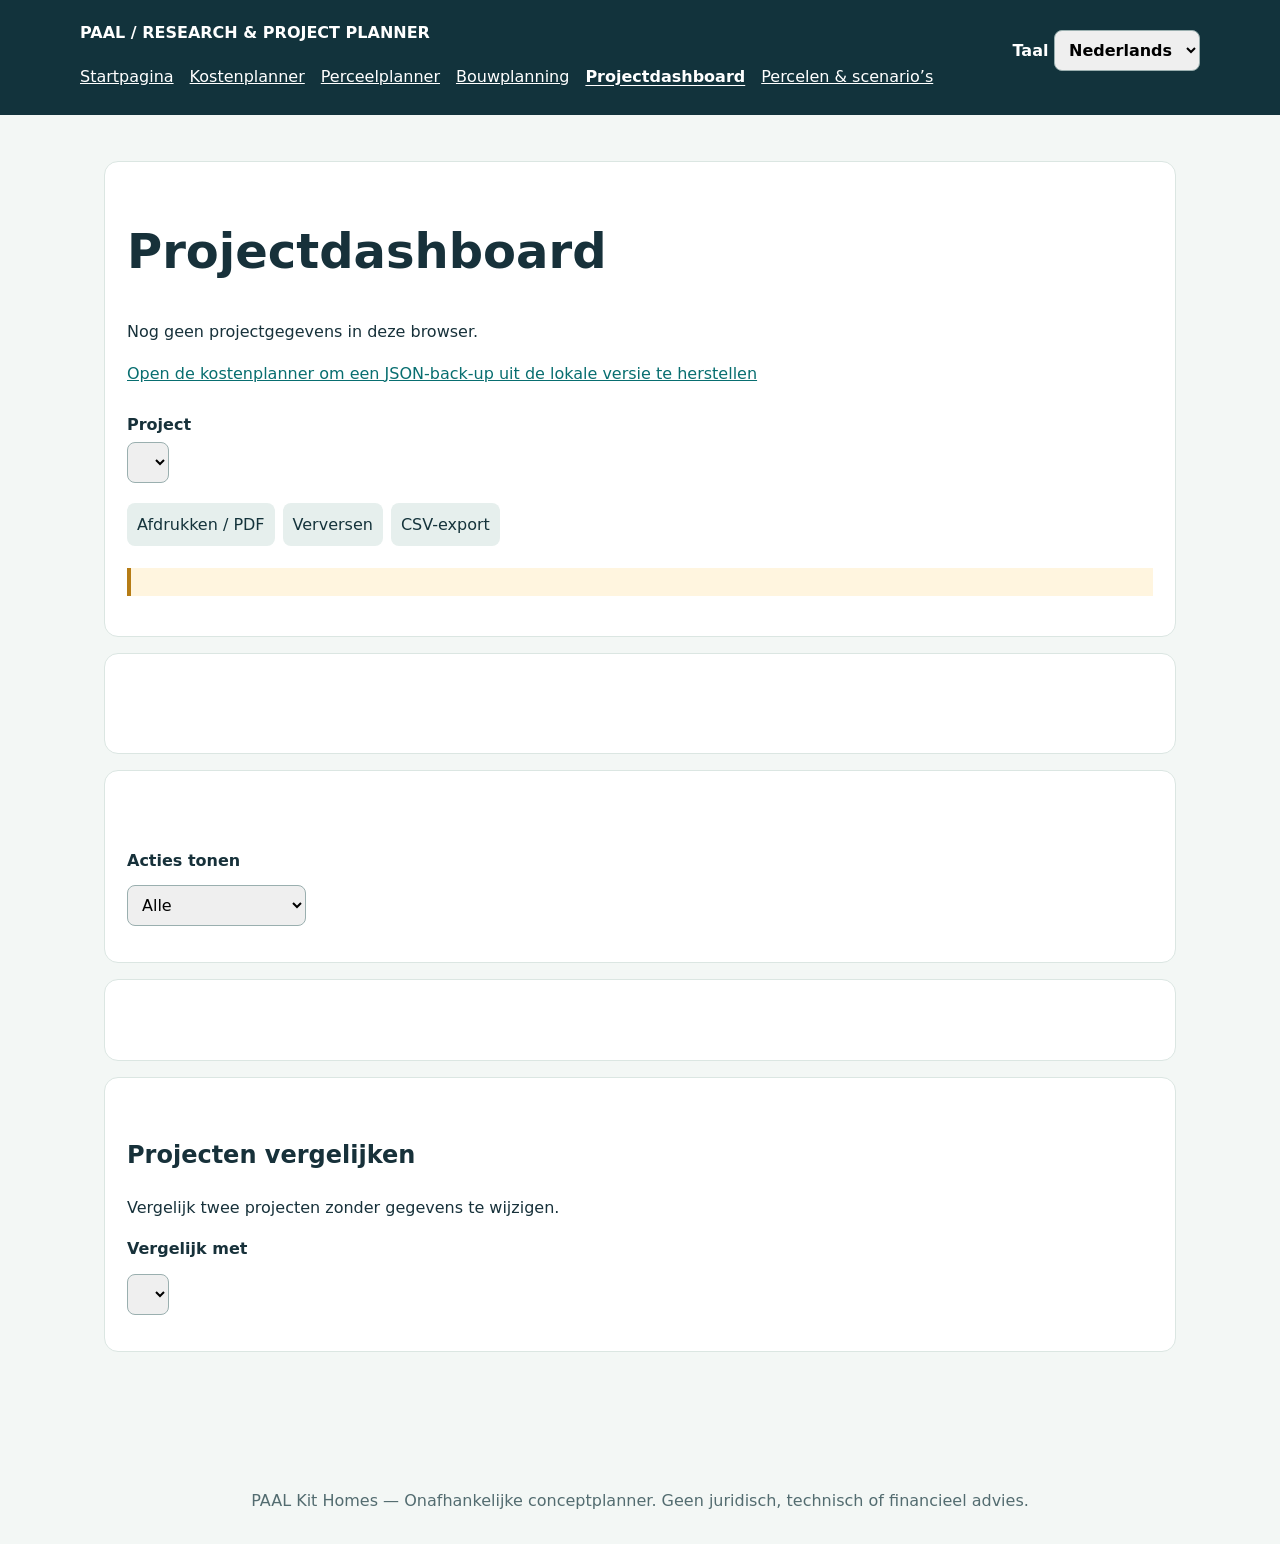
<file: dashboard.html>
<!doctype html><html lang="nl"><head><meta charset="utf-8"><meta name="viewport" content="width=device-width,initial-scale=1"><title>PAAL — Projectdashboard</title><link rel="stylesheet" href="assets/style.css"><link rel="stylesheet" href="assets/dashboard.css"></head><body><header><strong>PAAL / RESEARCH & PROJECT PLANNER</strong><label class="lang"><span data-ui-key="languageLabel">Taal</span> <select id="language"><option value="nl">Nederlands</option><option value="en">English</option></select></label><nav aria-label="Main navigation"></nav></header><main><section><h1 id="title">Projectdashboard</h1><p id="intro"></p><p id="dataHelp" hidden><a href="project-planner.html" data-ui-key="dashboardImportHelp">Open de kostenplanner om een JSON-back-up te herstellen</a></p><div class="fields"><div><label for="project" id="projectLabel">Project</label><select id="project"></select></div></div><p id="updated" class="muted"></p><div class="actions"><button type="button" id="print" class="secondary" data-ui-key="dash_print">Print / PDF</button><button type="button" id="refresh" class="secondary" data-ui-key="dash_refresh">Verversen / Refresh</button><button type="button" id="exportCsv" class="secondary" data-ui-key="dash_exportCsv">CSV export</button></div><p class="notice" id="disclaimer"></p></section><section><h2 id="financeTitle"></h2><div class="grid" id="financialCards"></div><h3 id="breakdownTitle"></h3><div id="financialBreakdown"></div><p id="financeNote" class="muted"></p></section><section><h2 id="statusTitle"></h2><div class="grid" id="statusCards"></div><h3 id="actionsTitle"></h3><label for="actionFilter" id="actionFilterLabel">Acties tonen</label> <select id="actionFilter"><option value="all">Alle</option><option value="overdue">Achterstallig</option><option value="soon">Binnen 30 dagen</option><option value="later">Later</option></select><div id="actionList"></div></section><section><h2 id="readinessTitle"></h2><p id="readinessIntro"></p><div id="readinessList"></div><p id="readinessNote" class="muted"></p></section><section><h2 id="compareTitle" data-ui-key="dashCompare">Projecten vergelijken</h2><p id="compareIntro" data-ui-key="dashCompareIntro">Vergelijk twee projecten zonder gegevens te wijzigen.</p><label for="compareProject" id="compareLabel" data-ui-key="dashCompareLabel">Vergelijk met</label> <select id="compareProject"></select><div id="compareResults"></div></section></main><footer data-ui-key="dashFooter">PAAL Kit Homes — Onafhankelijke conceptplanner. Geen juridisch, technisch of financieel advies.</footer><script src="assets/cost-engine.js"></script><script src="assets/dashboard.js"></script><script src="assets/navigation.js"></script><script src="assets/ui-language.js"></script></body></html>
</file>
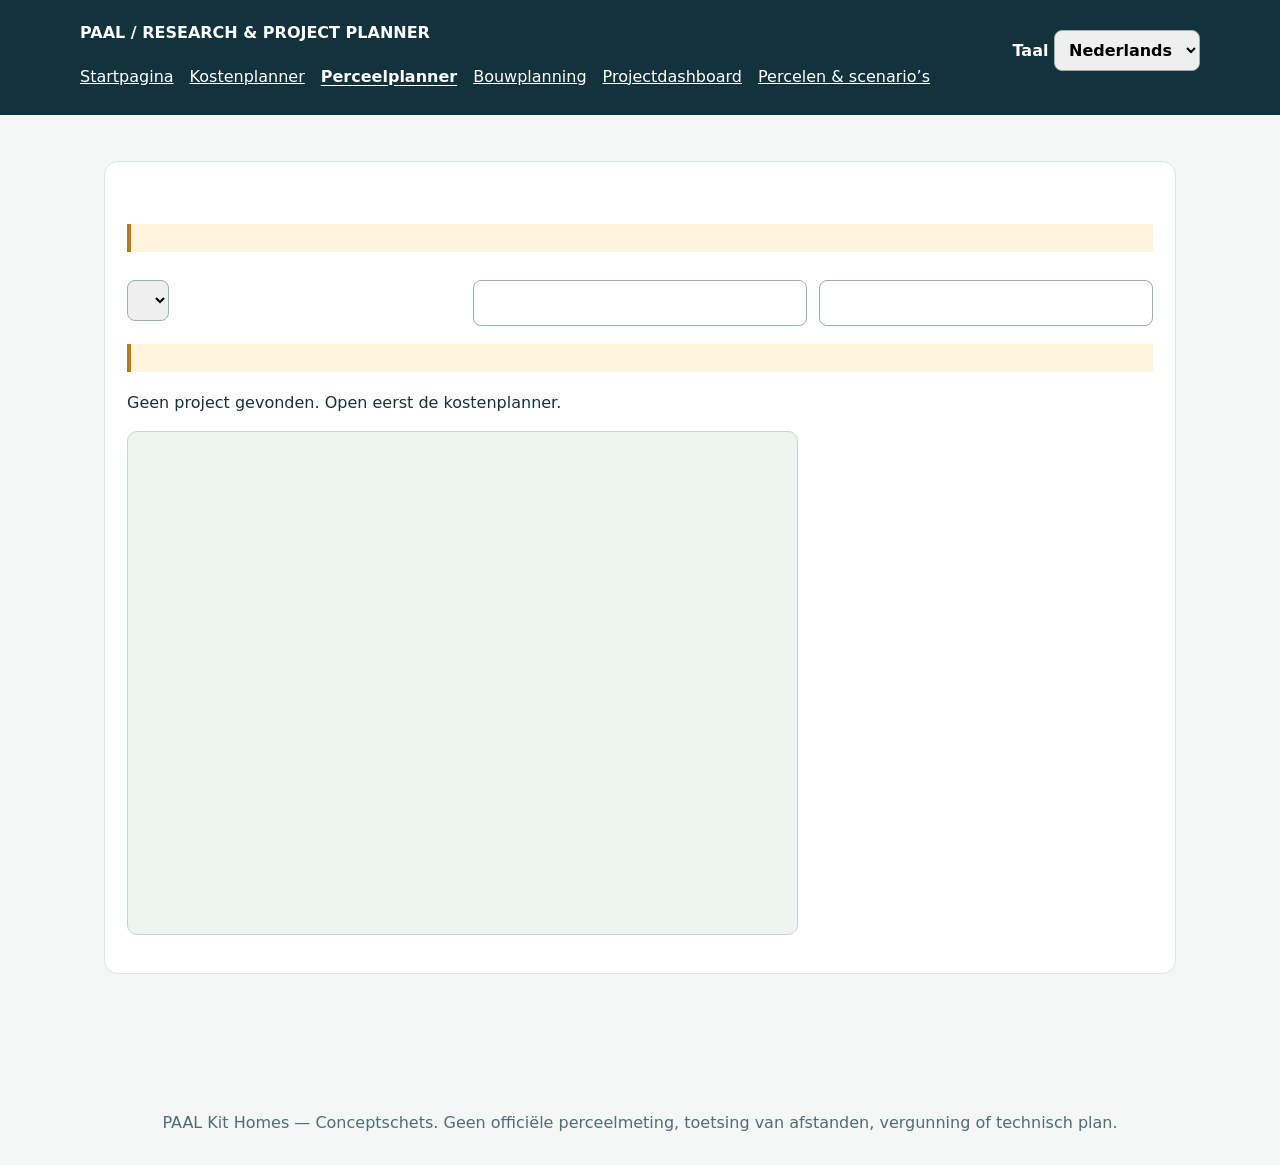
<file: perceelplanner.html>
<!doctype html><html lang="nl"><head><meta charset="utf-8"><meta name="viewport" content="width=device-width,initial-scale=1"><title>PAAL — Perceelplanner</title><link rel="stylesheet" href="assets/style.css"><link rel="stylesheet" href="assets/site-plan.css"></head><body><header><strong>PAAL / RESEARCH & PROJECT PLANNER</strong><label class="lang" for="language"><span data-ui-key="languageLabel">Taal</span> <select id="language"><option value="nl">Nederlands</option><option value="en">English</option></select></label><nav aria-label="Main navigation"></nav></header><main><section><h1 data-i18n="title"></h1><p data-i18n="intro"></p><div class="notice" data-i18n="disclaimer"></div><div class="fields"><div><label for="project" data-i18n="project"></label><select id="project"></select></div><div><label for="lotWidth" data-i18n="lotWidth"></label><input id="lotWidth" type="number" min="1" step="0.1"></div><div><label for="lotDepth" data-i18n="lotDepth"></label><input id="lotDepth" type="number" min="1" step="0.1"></div></div><p id="dimensionStatus" class="notice" role="status" aria-live="polite"></p><p id="saveStatus" role="status" aria-live="polite"></p><div class="site-layout"><div><div class="plan-scroll"><svg id="plan" viewBox="0 0 800 600" role="img" aria-label="Site plan"></svg></div><p class="muted" data-i18n="drag"></p></div><aside><h2 data-i18n="buildings"></h2><div id="buildingControls"></div><h2 data-i18n="checks"></h2><div id="checks"></div></aside></div></section></main><footer data-ui-key="siteFooter">PAAL Kit Homes — Conceptschets. Geen officiële perceelmeting, toetsing van afstanden, vergunning of technisch plan.</footer><script src="assets/storage-guard.js"></script><script src="assets/site-plan.js"></script><script src="assets/navigation.js"></script><script src="assets/ui-language.js"></script></body></html>
</file>
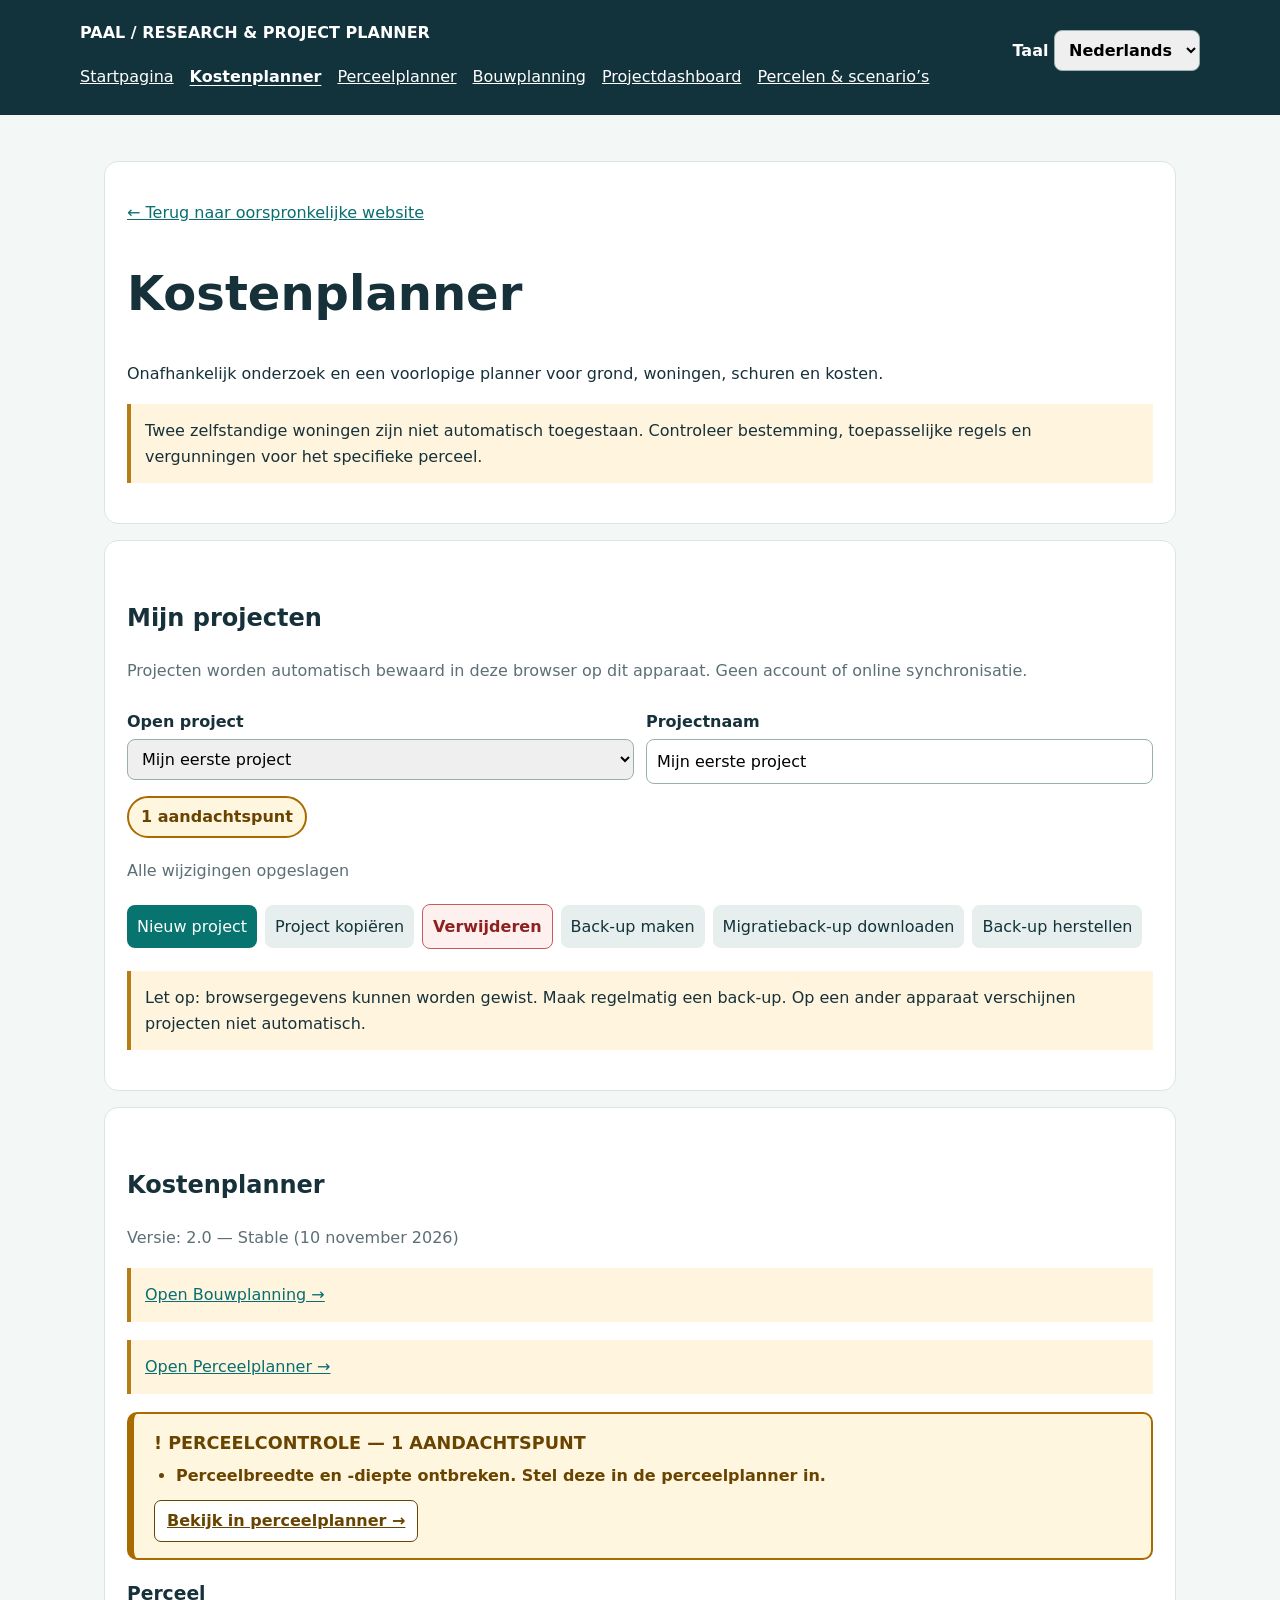
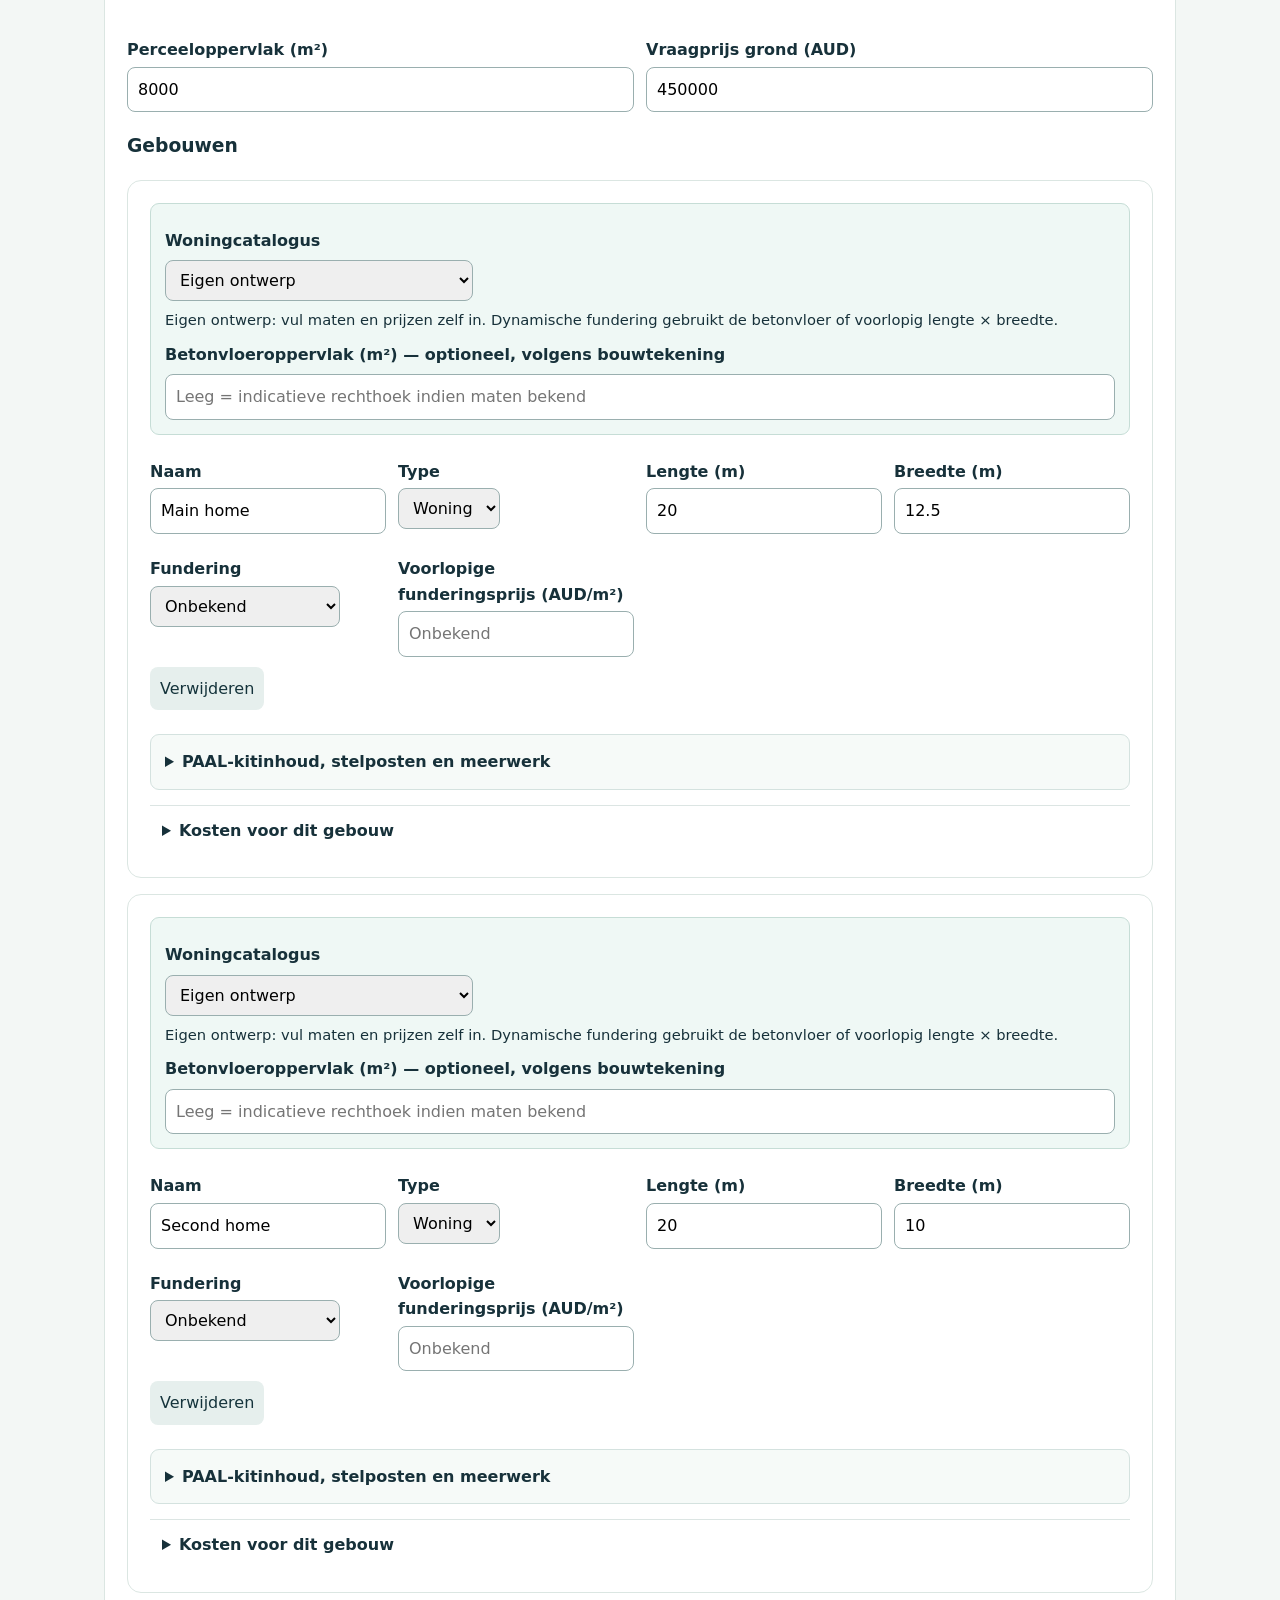
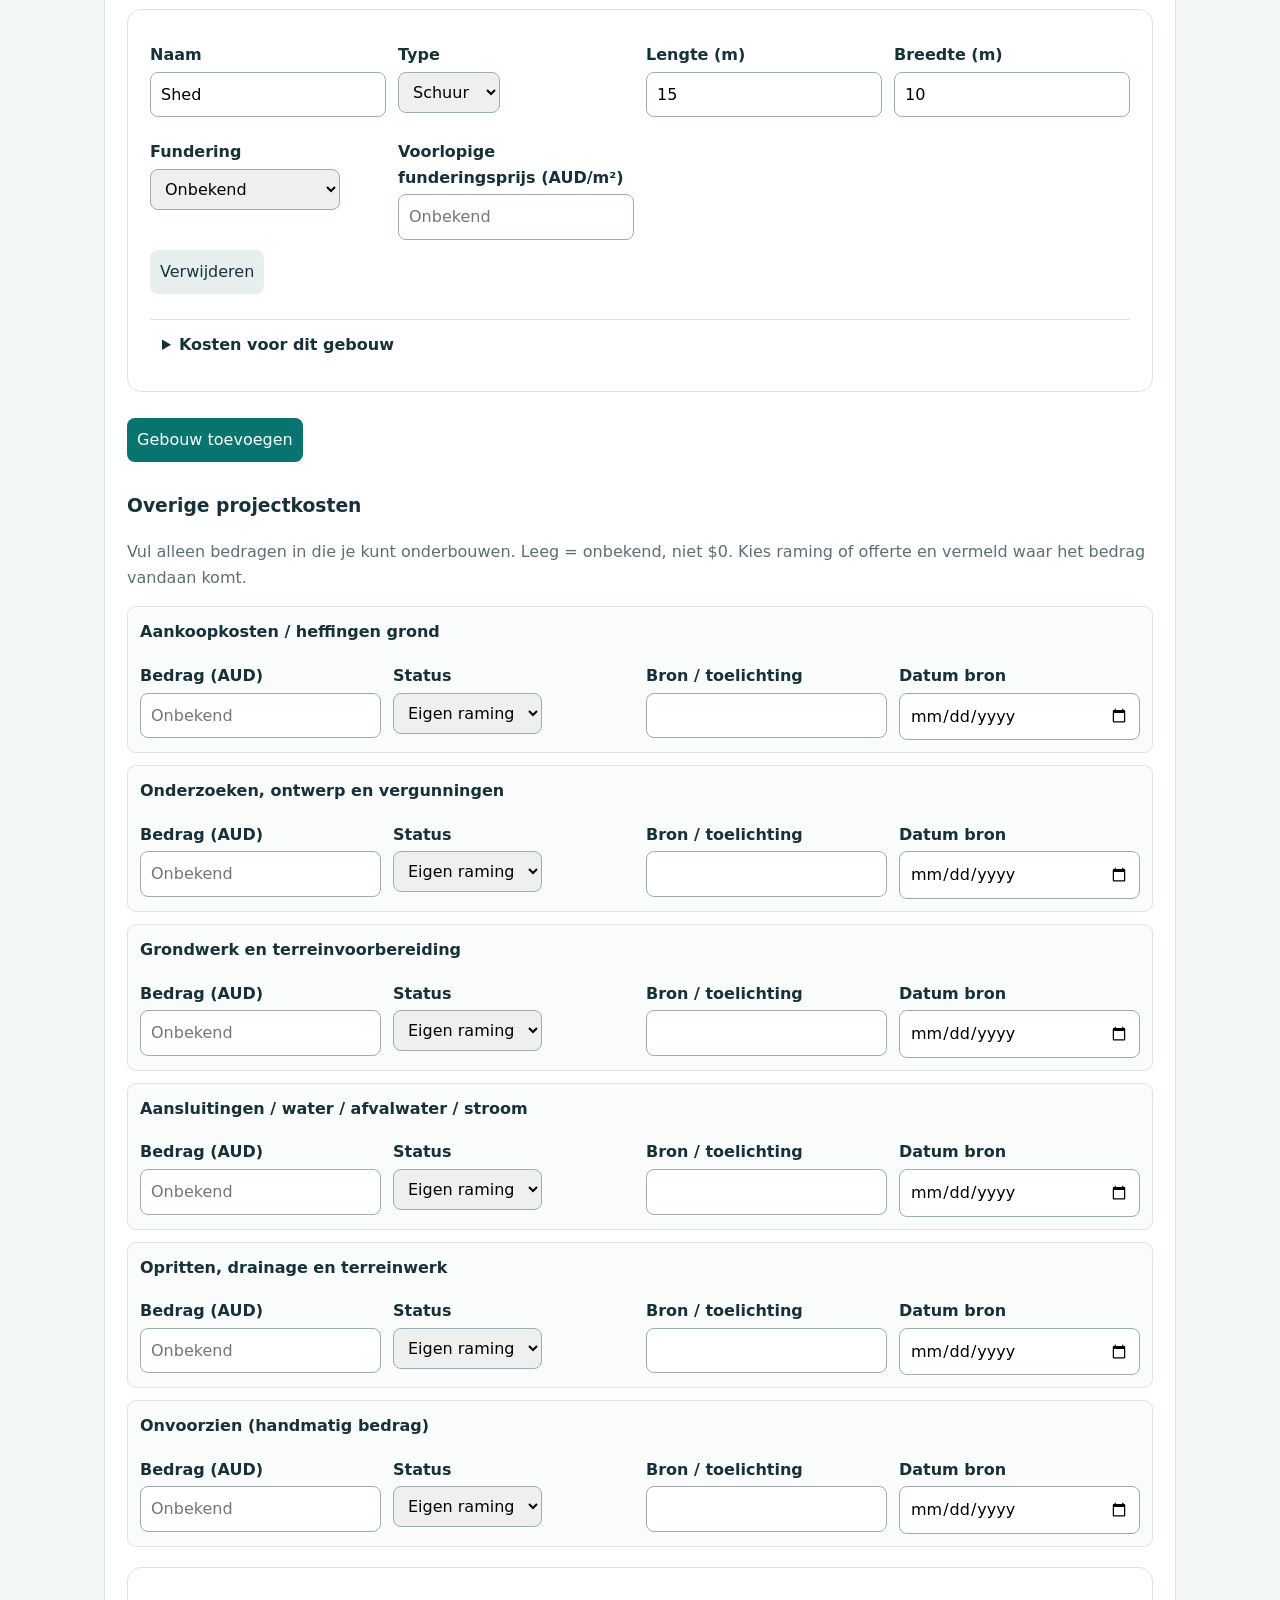
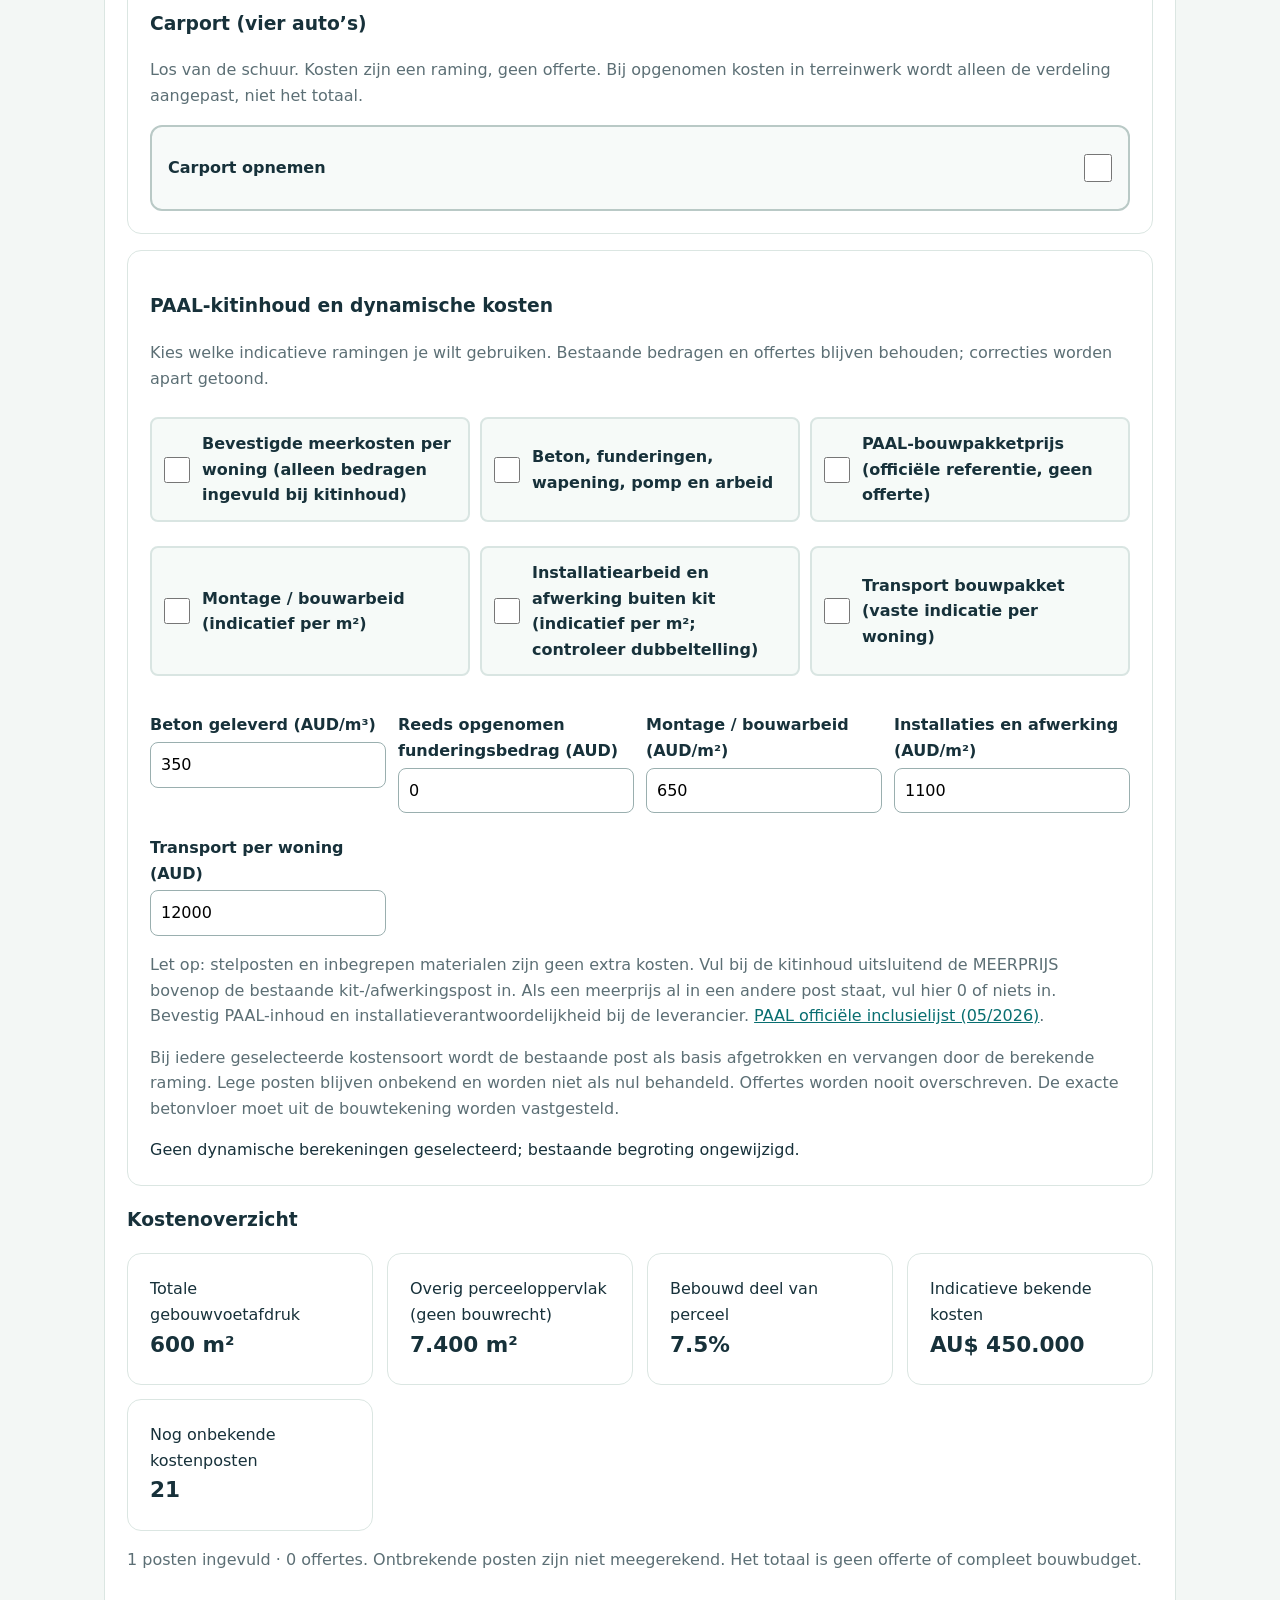
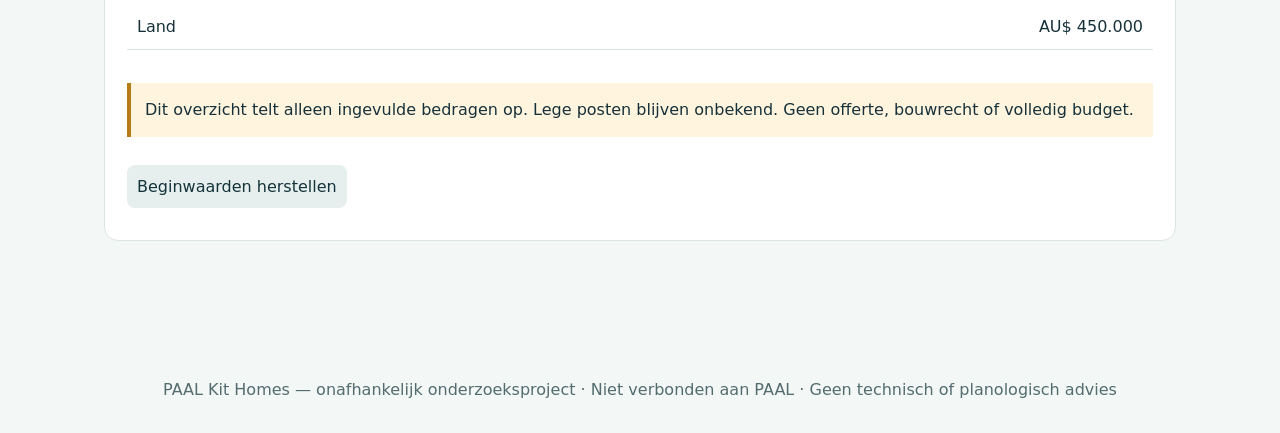
<file: project-planner.html>
<!doctype html><html lang="nl"><head><meta charset="utf-8"><meta name="viewport" content="width=device-width,initial-scale=1"><title>PAAL — Kostenplanner</title><link rel="stylesheet" href="assets/style.css"></head><body><header><strong>PAAL / RESEARCH & PROJECT PLANNER</strong><label class="lang" for="language"><span data-ui-key="languageLabel">Taal</span> <select id="language"><option value="nl">Nederlands</option><option value="en">English</option></select></label><nav aria-label="Main navigation"></nav></header><main><section id="home"><p><a href="index.html" data-i18n="back"></a></p><h1 data-i18n="title"></h1><p data-i18n="intro"></p><div class="notice" data-i18n="legal"></div></section><section id="projects"><h2 data-i18n="myProjects"></h2><p class="muted" data-i18n="storageNote"></p><div class="fields"><div><label for="projectSelect" data-i18n="selectProject"></label><select id="projectSelect"></select></div><div><label for="projectName" data-i18n="projectName"></label><input id="projectName" type="text" maxlength="100"></div></div><p id="siteStatusBadge" class="site-status-badge" role="status" aria-live="polite">Perceelcontrole wordt geladen…</p><div id="loadFailureBanner" class="notice paal-load-failure" role="alert" hidden></div><p id="saveStatus" class="muted" role="status" aria-live="polite"></p><div class="actions"><button id="newProject" data-i18n="newProject"></button><button id="copyProject" class="secondary" data-i18n="copyProject"></button><button id="deleteProject" class="secondary paal-delete-action" data-i18n="deleteProject"></button><button id="backup" class="secondary" data-i18n="backup"></button><button id="migrationBackup" class="secondary" type="button" data-i18n="migrationBackup">Migratieback-up downloaden</button><button id="restoreButton" class="secondary" type="button" data-i18n="restore">Restore backup</button><input id="restore" type="file" accept=".json,application/json" class="paal-visually-hidden-file" tabindex="-1" aria-hidden="true"></div><div class="notice" data-i18n="backupWarning"></div></section><section id="planner"><h2 data-i18n="plannerTitle"></h2><p class="muted" id="buildVersion">Version: 2.0 — Stable (10 November 2026)</p><div class="notice"><a href="bouwplanning.html" data-ui-key="openBuild">Open Bouwplanning →</a></div><div class="notice"><a href="perceelplanner.html" id="sitePlanLink" data-ui-key="openSite">Open Perceelplanner →</a></div><div id="siteConsistency" class="site-check" role="status">Perceelcontrole wordt geladen…</div><h3 data-i18n="land"></h3><div class="fields"><div><label for="lotArea" data-i18n="area"></label><input id="lotArea" type="number" min="0" step="1"></div><div><label for="landPrice" data-i18n="price"></label><input id="landPrice" type="number" min="0" step="1000"></div></div><h3 data-i18n="buildings"></h3><div id="buildings"></div><button id="add" data-i18n="add"></button><h3 data-i18n="siteCosts"></h3><p class="muted" data-i18n="costHelp"></p><div id="siteCosts" class="cost-list"></div><section id="carportPanel" class="card"></section><section id="foundationDynamic" class="card dynamic-panel"><h3 data-paal-translate="dynamicTitle">PAAL-kitinhoud en dynamische kosten</h3><p class="muted" data-paal-translate="dynamicIntro">Kies welke indicatieve ramingen je wilt gebruiken. Bestaande bedragen en offertes blijven behouden; correcties worden apart getoond.</p>
<div class="dynamic-checks"><label><input type="checkbox" id="dynUpgrades"> <span data-ui-key="dynUpgrades">Bevestigde meerkosten per woning (alleen bedragen ingevuld bij kitinhoud)</span></label><label><input type="checkbox" id="fdEnabled"> <span data-ui-key="fdEnabled">Beton, funderingen, wapening, pomp en arbeid</span></label><label><input type="checkbox" id="dynKit"> <span data-ui-key="dynKit">PAAL-bouwpakketprijs (officiële referentie, geen offerte)</span></label><label><input type="checkbox" id="dynAssembly"> <span data-ui-key="dynAssembly">Montage / bouwarbeid (indicatief per m²)</span></label><label><input type="checkbox" id="dynFitout"> <span data-ui-key="dynFitout">Installatiearbeid en afwerking buiten kit (indicatief per m²; controleer dubbeltelling)</span></label><label><input type="checkbox" id="dynDelivery"> <span data-ui-key="dynDelivery">Transport bouwpakket (vaste indicatie per woning)</span></label></div>
<div class="fields"><div><label for="fdConcreteRate" data-ui-key="fdConcreteRate">Beton geleverd (AUD/m³)</label><input type="number" id="fdConcreteRate" min="1" step="5" value="350"></div><div><label for="fdBaseline" data-ui-key="fdBaseline">Reeds opgenomen funderingsbedrag (AUD)</label><input type="number" id="fdBaseline" min="0" step="50" value="0"></div><div><label for="dynAssemblyRate" data-ui-key="dynAssemblyRate">Montage / bouwarbeid (AUD/m²)</label><input type="number" id="dynAssemblyRate" min="0" step="10" value="650"></div><div><label for="dynFitoutRate" data-ui-key="dynFitoutRate">Installaties en afwerking (AUD/m²)</label><input type="number" id="dynFitoutRate" min="0" step="10" value="1100"></div><div><label for="dynDeliveryAmount" data-ui-key="dynDeliveryAmount">Transport per woning (AUD)</label><input type="number" id="dynDeliveryAmount" min="0" step="100" value="12000"></div></div>
<p class="muted" data-paal-translate="inclusionNote">Let op: stelposten en inbegrepen materialen zijn geen extra kosten. Vul bij de kitinhoud uitsluitend de MEERPRIJS bovenop de bestaande kit-/afwerkingspost in. Als een meerprijs al in een andere post staat, vul hier 0 of niets in. Bevestig PAAL-inhoud en installatieverantwoordelijkheid bij de leverancier. <a data-ui-key="officialInclusions" href="https://www.paalkithomes.com.au/about/kit-homes-inclusions.php" target="_blank" rel="noopener noreferrer">PAAL officiële inclusielijst (05/2026)</a>.</p><p class="muted" data-paal-translate="dynamicNote">Bij iedere geselecteerde kostensoort wordt de bestaande post als basis afgetrokken en vervangen door de berekende raming. Lege posten blijven onbekend en worden NIET stilzwijgend als nul behandeld. Offertes worden nooit overschreven. Bij PAAL Avalon is de opgegeven dakoppervlakte 240 m²; de exacte betonvloer moet uit de tekening worden vastgesteld. De buitenrechthoek is alleen een voorlopige perceelcontrole.</p><div id="fdOutput" class="dynamic-results" role="status"></div></section><h3 data-i18n="costSummary"></h3><div class="grid"><div class="card"><div data-i18n="footprint"></div><div class="output" id="footprint"></div></div><div class="card"><div data-i18n="remaining"></div><div class="output" id="remaining"></div></div><div class="card"><div data-paal-translate="coverage">Bebouwd deel van perceel</div><div class="output" id="coverage"></div></div><div class="card"><div data-i18n="total"></div><div class="output" id="total"></div></div><div class="card"><div data-i18n="missingCosts"></div><div class="output" id="missingCosts"></div></div></div><p class="muted" id="status"></p><div id="costBreakdown" class="breakdown"></div><div class="notice" id="warning" hidden role="status"></div><div class="notice" data-i18n="costNote"></div><button id="reset" class="secondary" data-i18n="reset"></button></section></main><footer data-paal-translate="footer">PAAL Kit Homes — onafhankelijk onderzoeksproject · Niet verbonden aan PAAL · Geen technisch of planologisch advies</footer><script src="assets/storage-guard.js"></script><script src="assets/cost-engine.js"></script><script src="assets/app.js"></script><script src="assets/navigation.js"></script><script src="assets/ui-language.js"></script></body></html>
</file>
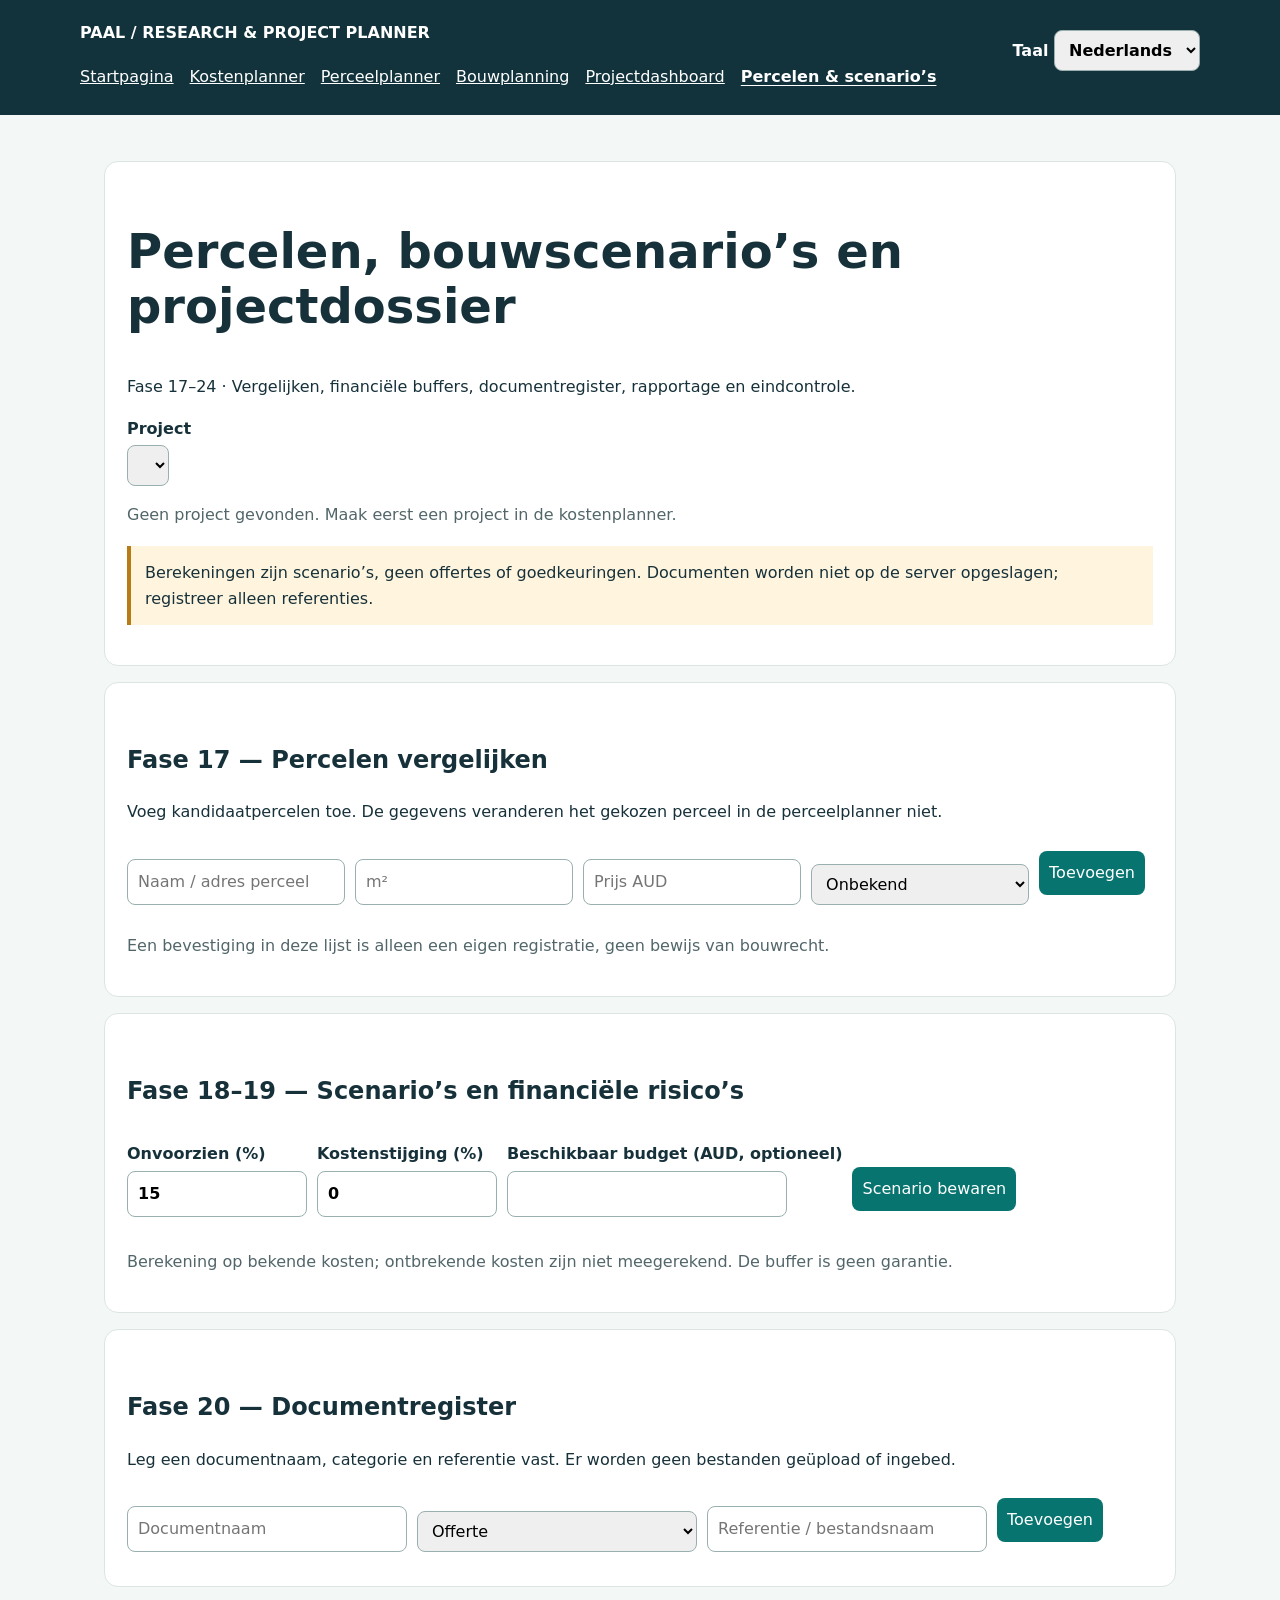
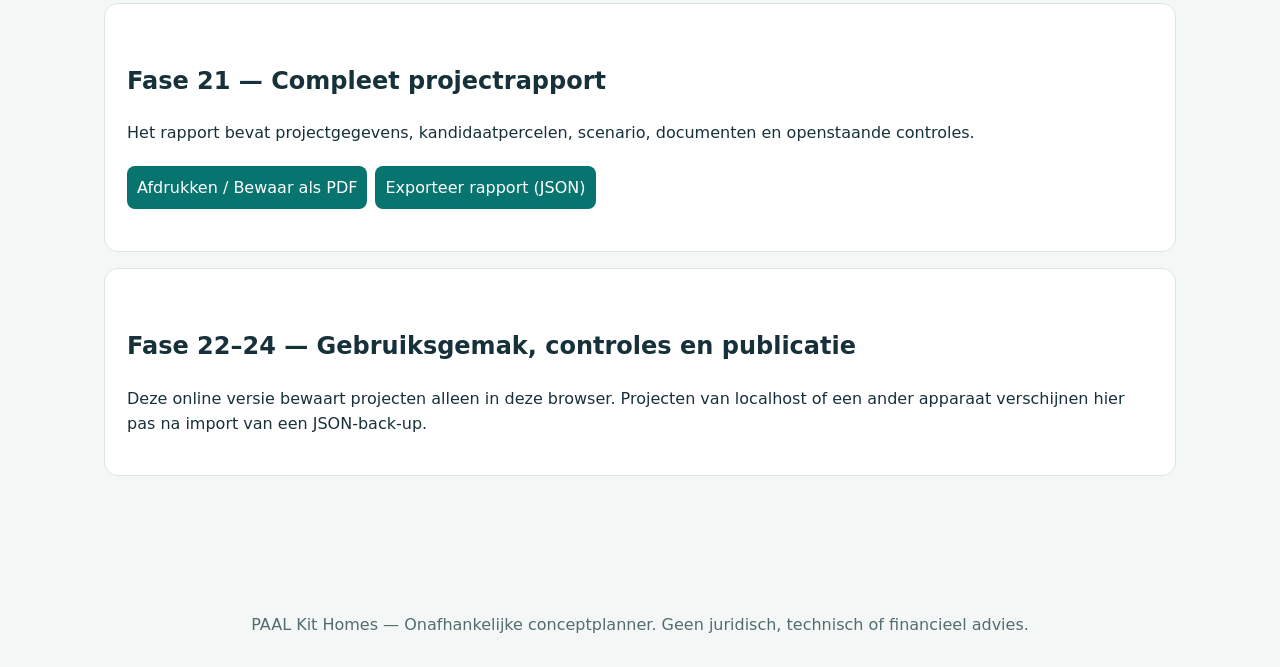
<file: project-tools.html>
<!doctype html><html lang="nl"><head><meta charset="utf-8"><meta name="viewport" content="width=device-width,initial-scale=1"><title>PAAL — Percelen &amp; scenario’s</title><link rel="stylesheet" href="assets/style.css"><link rel="stylesheet" href="assets/dashboard.css"><link rel="stylesheet" href="assets/project-tools.css"></head><body><header><strong>PAAL / RESEARCH &amp; PROJECT PLANNER</strong><label class="lang"><span data-ui-key="languageLabel">Taal</span> <select id="language"><option value="nl">Nederlands</option><option value="en">English</option></select></label><nav aria-label="Main navigation"></nav></header><main><section><h1 data-i="title">Percelen, bouwscenario’s en projectdossier</h1><p data-i="intro">Fase 17–24 · Vergelijken, financiële buffers, documentregister, rapportage en eindcontrole.</p><label for="project" data-i="project">Project</label><select id="project"></select><p id="status" role="status" class="muted"></p><p class="notice" data-i="notice">Berekeningen zijn scenario’s, geen offertes of goedkeuringen. Documenten worden niet op de server opgeslagen; registreer alleen referenties.</p></section><section><h2 data-i="land">Fase 17 — Percelen vergelijken</h2><p data-i="landIntro">Voeg kandidaatpercelen toe. De gegevens veranderen het gekozen perceel in de perceelplanner niet.</p><div class="tool-row"><input id="parcelName" placeholder="Naam / adres perceel" aria-label="Naam perceel" data-i18n-placeholder="parcelNamePh"><input id="parcelArea" type="number" min="0" step="1" placeholder="m²" aria-label="Oppervlakte"><input id="parcelPrice" type="number" min="0" step="1000" placeholder="Prijs AUD" aria-label="Prijs" data-i18n-placeholder="parcelPricePh"><select id="parcelStatus" aria-label="Bouwmogelijkheid"><option value="unknown">Onbekend / unknown</option><option value="check">Onderzoeken / investigate</option><option value="confirmed">Schriftelijk bevestigd / documented</option></select><button id="addParcel" type="button" data-i="add">Toevoegen</button></div><div id="parcelTable" class="scroll"></div><p class="muted" data-i="landCaveat">Een bevestiging in deze lijst is alleen een eigen registratie, geen bewijs van bouwrecht.</p></section><section><h2 data-i="scenario">Fase 18–19 — Scenario’s en financiële risico’s</h2><div class="tool-row"><label><span data-i="buffer">Onvoorzien (%)</span><input id="buffer" type="number" min="0" max="100" step="0.5" value="15"></label><label><span data-i="uplift">Kostenstijging (%)</span><input id="uplift" type="number" min="0" max="100" step="0.5" value="0"></label><label><span data-i="budget">Beschikbaar budget (AUD, optioneel)</span><input id="budget" type="number" min="0" step="1000"></label><button id="saveScenario" type="button" data-i="save">Scenario bewaren</button></div><div id="scenarioResults" class="grid"></div><p class="muted" data-i="scenarioCaveat">Berekening op bekende kosten; ontbrekende kosten zijn niet meegerekend. De buffer is geen garantie.</p></section><section><h2 data-i="docs">Fase 20 — Documentregister</h2><p data-i="docsIntro">Leg een documentnaam, categorie en referentie vast. Er worden geen bestanden geüpload of ingebed.</p><div class="tool-row"><input id="docName" placeholder="Documentnaam" aria-label="Documentnaam" data-i18n-placeholder="docNamePh"><select id="docCategory"><option value="quote">Offerte</option><option value="permit">Vergunning</option><option value="drawing">Tekening</option><option value="other">Overig</option></select><input id="docRef" placeholder="Referentie / bestandsnaam" aria-label="Referentie" data-i18n-placeholder="docRefPh"><button id="addDoc" type="button" data-i="add">Toevoegen</button></div><div id="docTable" class="scroll"></div></section><section><h2 data-i="report">Fase 21 — Compleet projectrapport</h2><p data-i="reportIntro">Het rapport bevat projectgegevens, kandidaatpercelen, scenario, documenten en openstaande controles.</p><div class="actions"><button id="print" type="button" data-i="print">Afdrukken / Bewaar als PDF</button><button id="export" type="button" data-i="export">Exporteer rapport (JSON)</button></div><div id="reportView"></div></section><section><h2 data-i="qa">Fase 22–24 — Gebruiksgemak, controles en publicatie</h2><div id="checks"></div><p data-i="publish">Deze online versie bewaart projecten alleen in deze browser. Projecten van localhost of een ander apparaat verschijnen hier pas na import van een JSON-back-up.</p></section></main><footer data-paal-translate="toolsFooter">PAAL Kit Homes — Independent concept planner. Not legal, engineering or financial advice.</footer><script src="assets/storage-guard.js"></script><script src="assets/cost-engine.js"></script><script src="assets/project-tools.js"></script><script src="assets/navigation.js"></script><script src="assets/ui-language.js"></script></body></html>
</file>
<file: assets/style.css>
:root{font-family:system-ui,-apple-system,sans-serif;color:#17313a;background:#f3f7f5}*{box-sizing:border-box}body{margin:0;line-height:1.6}header{background:#12333c;color:white;padding:20px max(24px,calc((100vw - 1120px)/2))}header a{color:white}nav{display:flex;flex-wrap:wrap;gap:15px;margin-top:12px}nav a{padding:6px 0}main{max-width:1120px;margin:auto;padding:30px 24px 90px}h1{font-size:clamp(30px,4vw,48px);line-height:1.15}h2{margin-top:36px}section,.card{background:white;border:1px solid #dbe6e2;border-radius:14px;padding:22px;margin:16px 0}.grid{display:grid;grid-template-columns:repeat(auto-fit,minmax(245px,1fr));gap:14px}.grid .card{margin:0}a{color:#086e70}label{display:block;font-weight:600;margin:10px 0 4px}input,select,button{font:inherit;padding:9px 10px;border:1px solid #9aafaf;border-radius:8px;max-width:100%}input{width:100%}button{cursor:pointer;background:#08746f;color:white;border:0;margin:10px 8px 10px 0}button.secondary{background:#e6efed;color:#14333b}.fields{display:grid;grid-template-columns:repeat(auto-fit,minmax(190px,1fr));gap:12px}.notice{border-left:4px solid #b67c15;background:#fff5df;padding:14px;margin:18px 0}.muted{color:#5c6f75}.lang{float:right}.output{font-size:1.35rem;font-weight:700}table{border-collapse:collapse;width:100%}td,th{padding:10px;text-align:left;border-bottom:1px solid #dce5e3}footer{padding:30px;text-align:center;color:#536c70}@media(max-width:600px){.lang{float:none;display:block;margin:8px 0}}

.actions{display:flex;align-items:center;gap:8px;flex-wrap:wrap}.actions button{margin:4px 0}.actions label{margin:4px 0}.actions input[type=file]{width:auto;max-width:260px}.save-error{color:#9d2929;font-weight:700}#saveStatus{min-height:1.5em}#projectSelect{width:100%}#projectName{width:100%}

.cost-row{border:1px solid #dce5e3;border-radius:9px;padding:12px;margin:12px 0;background:#fafcfb}.cost-row h4{margin:0 0 8px}.cost-row .fields{grid-template-columns:repeat(auto-fit,minmax(160px,1fr))}.building-costs{margin-top:15px;padding:12px;border-top:1px solid #dce5e3}.building-costs summary{cursor:pointer;font-weight:700}.breakdown{overflow-x:auto}.breakdown td:last-child{text-align:right;white-space:nowrap}.breakdown table{margin:15px 0}.cost-list{margin-bottom:20px}

/* FIX 5: clear, accessible, non-flashing site-check states */
.site-check{border:2px solid;border-left-width:7px;border-radius:10px;padding:16px 20px;margin:18px 0;line-height:1.5}
.site-check--error{background:#fff0ee;border-color:#b42318;color:#741b15}
.site-check--caution{background:#fff6df;border-color:#a96b00;color:#694400}
.site-check--ok{background:#e8f6ed;border-color:#227a43;color:#15552d}
.site-check__title{font-size:1.1rem;margin:0 0 8px;color:inherit}
.site-check ul{margin:8px 0 12px;padding-left:22px}.site-check li{margin:5px 0;font-weight:600}
.site-check p{margin:8px 0 12px}.site-check__link{display:inline-block;padding:8px 12px;background:#fff;border:1px solid currentColor;border-radius:7px;color:inherit;font-weight:700;text-decoration:underline}
.site-check__link:focus-visible{outline:3px solid #1666b2;outline-offset:3px}
.site-status-badge{display:inline-block;padding:6px 12px;border-radius:99px;font-weight:700;border:2px solid;margin:12px 0 4px}
.site-status-badge--error{background:#fff0ee;border-color:#b42318;color:#741b15}
.site-status-badge--caution{background:#fff6df;border-color:#a96b00;color:#694400}
.site-status-badge--ok{background:#e8f6ed;border-color:#227a43;color:#15552d}

/* Phase 26 */
.dynamic-checks{display:grid;grid-template-columns:repeat(auto-fit,minmax(280px,1fr));gap:10px;margin:16px 0 22px}.dynamic-checks label{display:flex;align-items:center;gap:10px;padding:12px;border:1px solid #d9e5e2;border-radius:8px;background:#f6faf8;cursor:pointer}.dynamic-checks input{width:18px;height:18px;flex:none;margin:0}.model-picker{background:#eff8f5;border:1px solid #c6ddd6;padding:14px;border-radius:9px;margin-bottom:14px}.model-picker label{display:block;margin-bottom:7px;font-weight:700}.model-picker select{max-width:380px}.model-info{margin-top:8px;font-size:.92rem;line-height:1.5}.dynamic-results{overflow-x:auto}.dynamic-results table{width:100%;border-collapse:collapse}.dynamic-results td{padding:10px;border-bottom:1px solid #e1e9e7}.dynamic-results td:last-child{text-align:right;white-space:nowrap}

/* Phase 26.1 */
.dynamic-checks label{display:flex!important;flex-direction:row!important;align-items:center!important;justify-content:flex-start!important;text-align:left;gap:12px}.dynamic-checks label input[type=checkbox]{position:static!important;display:inline-block!important;flex:0 0 19px!important;width:19px!important;height:19px!important;margin:0!important;vertical-align:middle!important}.inclusion-panel{margin:14px 0;padding:14px;background:#f6faf8;border:1px solid #d4e2df;border-radius:9px}.inclusion-panel summary{font-weight:700;cursor:pointer}.inclusion-grid{display:grid;gap:8px;margin-top:12px}.inclusion-row{display:grid;grid-template-columns:minmax(180px,2fr) minmax(170px,1.4fr) minmax(140px,1fr) minmax(170px,1.4fr);gap:8px;align-items:center;border-bottom:1px solid #dce7e4;padding:8px 0}.inclusion-row input,.inclusion-row select{width:100%;min-width:0}@media(max-width:850px){.inclusion-row{grid-template-columns:1fr 1fr}.inclusion-row strong{grid-column:1/-1}}

/* Fase 28.3 — consistent bilingual navigation */
.paal-main-nav{display:flex;flex-wrap:wrap;gap:0.5rem 1rem;align-items:center}
.paal-main-nav a[aria-current="page"]{font-weight:700;text-decoration:underline;text-underline-offset:3px}
#paal-main-navigation{padding:12px max(18px,5vw);background:#12313b}
#paal-main-navigation a{color:white}

/* Fase 28.5.1: warnings span the full financial grid. */
.paal-full-grid{grid-column:1/-1;width:100%;box-sizing:border-box}

.paal-load-failure:not([hidden]){border:3px solid #b91c1c;background:#fff1f2;color:#7f1d1d;font-weight:700;padding:1rem;margin:.8rem 0;}

/* 28.5.2.1: persistent conflict/error indication */
.paal-edit-locked{display:block!important;padding:12px 14px!important;border:2px solid #b91c1c!important;background:#fff0f0!important;color:#7f1d1d!important;font-weight:700!important;border-radius:6px!important}

/* Phase 28.6.3: visible, accessible controls; visual-only changes. */
.paal-toggle-card{display:grid;grid-template-columns:minmax(0,1fr) auto;gap:10px 14px;align-items:center;padding:14px 16px;border:2px solid #b9c9c6;border-radius:12px;background:#f7faf9;min-height:86px}
.paal-toggle-card.is-on{border-color:#08746f;background:#e9f6f1}
.paal-toggle-card .paal-toggle-label{grid-column:1;grid-row:1;margin:0;cursor:pointer;font-weight:700}
.paal-toggle-card input[type=checkbox]{grid-column:2;grid-row:1;width:28px;height:28px;min-width:28px;margin:0;accent-color:#08746f;cursor:pointer}
.paal-toggle-card .paal-toggle-status{grid-column:1/-1;display:inline-block;width:max-content;padding:2px 12px;border-radius:100px;border:1px solid #829a98;background:#fff;color:#334c50;font-size:.86rem;font-weight:800;letter-spacing:.04em}
.paal-toggle-card.is-on .paal-toggle-status{background:#08746f;border-color:#08746f;color:#fff}
.dynamic-checks label{border-width:2px;min-height:74px;transition:background-color .1s,border-color .1s}
.dynamic-checks label:has(input:checked){background:#e9f6f1;border-color:#08746f}
.dynamic-checks label input[type=checkbox]{width:26px!important;height:26px!important;flex-basis:26px!important;accent-color:#08746f;cursor:pointer}
.dynamic-checks label:has(input:checked)::after{content:none}

.paal-toggle-card input:focus-visible,.dynamic-checks input:focus-visible{outline:3px solid #125bb8;outline-offset:3px}
@media(max-width:600px){.paal-toggle-card{min-height:78px}.dynamic-checks label{min-height:76px}}

/* Release candidate: compact restore action, no redundant ON/OFF labels. */
.paal-visually-hidden-file{position:absolute!important;width:1px!important;height:1px!important;opacity:0!important;overflow:hidden!important;clip-path:inset(50%)!important;pointer-events:none!important}

/* Final visual adjustments: clear but restrained destructive action. */
#deleteProject.paal-delete-action{background:#fff0f0;color:#8f2020;border:1px solid #c75a5a;font-weight:700}
#deleteProject.paal-delete-action:hover{background:#ffe1e1;border-color:#a42c2c}
#deleteProject.paal-delete-action:focus-visible{outline:3px solid #a42c2c;outline-offset:3px}
#restoreButton.secondary{background:#e6efed;color:#14333b}
</file>
<file: assets/build-plan.css>
main{max-width:1040px}.progress{height:14px;background:#e5eeeb;border-radius:20px;overflow:hidden}.progress>div{height:100%;background:#08796f;width:0;transition:width .2s}.phase-card{border:1px solid #d7e3df;border-radius:12px;padding:18px;margin:15px 0;background:#fff}.phase-head{display:flex;justify-content:space-between;gap:12px;align-items:center;flex-wrap:wrap}.phase-head h3{margin:0}.phase-card p{color:#53666c}.phase-card .fields{margin:12px 0}.phase-card textarea{width:100%;min-height:72px;padding:10px;border:1px solid #b5c8c7;border-radius:7px;font:inherit}.phase-card input,.phase-card select{width:100%}.phase-card label{display:block;font-weight:600;margin-bottom:5px}.phase-card .fields>div{min-width:180px;flex:1}.phase-tag{display:inline-block;padding:5px 10px;border-radius:20px;background:#e8efed;font-weight:700}.phase-tag.done{background:#dbf4e3;color:#14582b}.phase-tag.active{background:#fff0cc;color:#755100}.phase-card .dependencies{font-size:.93em;color:#6b5361}.phase-card .costlink{font-size:.92em;color:#155c67}.phase-card .caution{border-left:4px solid #ba7a14;padding-left:12px}.phase-card a{color:#08666b}.note-box{padding:12px;border-left:4px solid #b57b17;background:#fff6e2;margin:10px 0}
.phase-summary{padding:12px 15px;border-radius:8px;background:#e9f4f1;font-weight:600}.phase-card .gate-open{color:#87500b}.phase-card .gate-ready{color:#17603c}.phase-card .gate-alert{background:#fff1d9;border-left:4px solid #c17b17;padding:9px 12px;color:#71450c}.phase-card .milestone-check{display:flex;align-items:center;gap:8px;margin:12px 0;font-weight:600}.phase-card .milestone-check input{width:auto;min-width:18px;min-height:18px}

.admin-box{margin-top:16px;padding:12px 14px;border:1px solid #cbdcd7;border-radius:9px;background:#f5faf8}.admin-box summary{cursor:pointer;font-weight:700;color:#175e62}.admin-hint{font-size:.9em}.admin-row{padding:10px 0;border-top:1px solid #d8e6e1}.admin-row h4{margin:4px 0 9px}.admin-grid{display:grid;grid-template-columns:minmax(120px,1fr) minmax(130px,1.2fr) minmax(150px,1.5fr) minmax(145px,1fr);gap:9px}.admin-grid input,.admin-grid select{min-width:0;width:100%;box-sizing:border-box;padding:9px;border:1px solid #b5c8c7;border-radius:6px;font:inherit}.action-overview{border:1px solid #d7e3df;padding:15px;border-radius:10px;margin:16px 0;background:#fff}.action-overview h2{margin-top:0}.action-line,.action-late{padding:7px 10px;border-bottom:1px solid #e1eae7}.action-late{background:#fff0e5;color:#873b16}@media(max-width:750px){.admin-grid{grid-template-columns:1fr 1fr}}@media(max-width:480px){.admin-grid{grid-template-columns:1fr}}
</file>
<file: assets/dashboard.css>
#financialCards,#statusCards{grid-template-columns:repeat(auto-fit,minmax(190px,1fr))}.dash-card{border:1px solid #dbe6e3;border-radius:10px;padding:17px;background:#f7fbfa}.dash-card strong{display:block;font-size:1.35rem;margin-top:9px;overflow-wrap:anywhere}.dash-card small{color:#486268}.dash-table{width:100%;border-collapse:collapse}.dash-table td,.dash-table th{padding:11px 8px;border-bottom:1px solid #dce7e5;text-align:left}.dash-table td:last-child,.dash-table th:last-child{text-align:right}.dash-alert{padding:12px 14px;margin:8px 0;border-left:4px solid #b9740d;background:#fff8e8}.dash-good{border-left-color:#268367;background:#f0faf5}.dash-bad{border-left-color:#b53c30;background:#fff0ed}.dash-muted{color:#51656a}.dash-label{font-weight:600}@media print{header nav,.actions,#project,#language{display:none!important}body{background:white}main{max-width:none}section{break-inside:avoid;box-shadow:none;border:1px solid #ddd}.dash-alert{break-inside:avoid}}
#actionFilter,#compareProject{max-width:280px;margin:8px 0 14px}#compareResults{overflow-x:auto}.dash-table td{overflow-wrap:anywhere}@media print{#actionFilter,#compareProject,#exportCsv{display:none!important}}
</file>
<file: assets/site-plan.css>
.site-layout{display:grid;grid-template-columns:minmax(0,2fr) minmax(260px,1fr);gap:20px}.plan-scroll{overflow:auto;border:1px solid #c5d5d2;background:#eef4f0;border-radius:10px}#plan{display:block;width:100%;height:auto;min-height:380px;touch-action:none}#plan .building{cursor:grab}#plan .building:active{cursor:grabbing}.site-layout aside{min-width:0}.site-building{padding:12px;margin:10px 0;border:1px solid #dce5e3;border-radius:9px}.site-building h3{margin:0}.site-building .fields{grid-template-columns:repeat(2,minmax(0,1fr))}.site-building input{width:100%}.site-building button{margin:6px 0}.check{padding:8px;border-bottom:1px solid #ddd}.bad{color:#a02b22;font-weight:700}.good{color:#14623f}.unknown{color:#80610e}@media(max-width:780px){.site-layout{grid-template-columns:1fr}#plan{min-height:280px}}
</file>
<file: assets/project-tools.css>
.tool-row{display:flex;gap:10px;flex-wrap:wrap;align-items:end;margin:12px 0}.tool-row input,.tool-row select{min-width:130px;flex:1;max-width:280px}.tool-row label{display:flex;flex-direction:column;gap:5px;min-width:180px}.scroll{overflow-x:auto}.scroll table{width:100%;border-collapse:collapse}.scroll th,.scroll td{padding:10px;border-bottom:1px solid #dbe6e3;text-align:left}.scroll button{padding:7px 10px}.muted{color:#52666a}.tool-bad{color:#a22b24}.tool-good{color:#17664e}#reportView{margin-top:16px}#reportView h3{margin-top:18px}@media print{header,.actions,.tool-row,#project,#language,#parcelTable button,#docTable button,#status{display:none!important}section{break-inside:avoid}body{background:white}main{max-width:none}}
</file>
